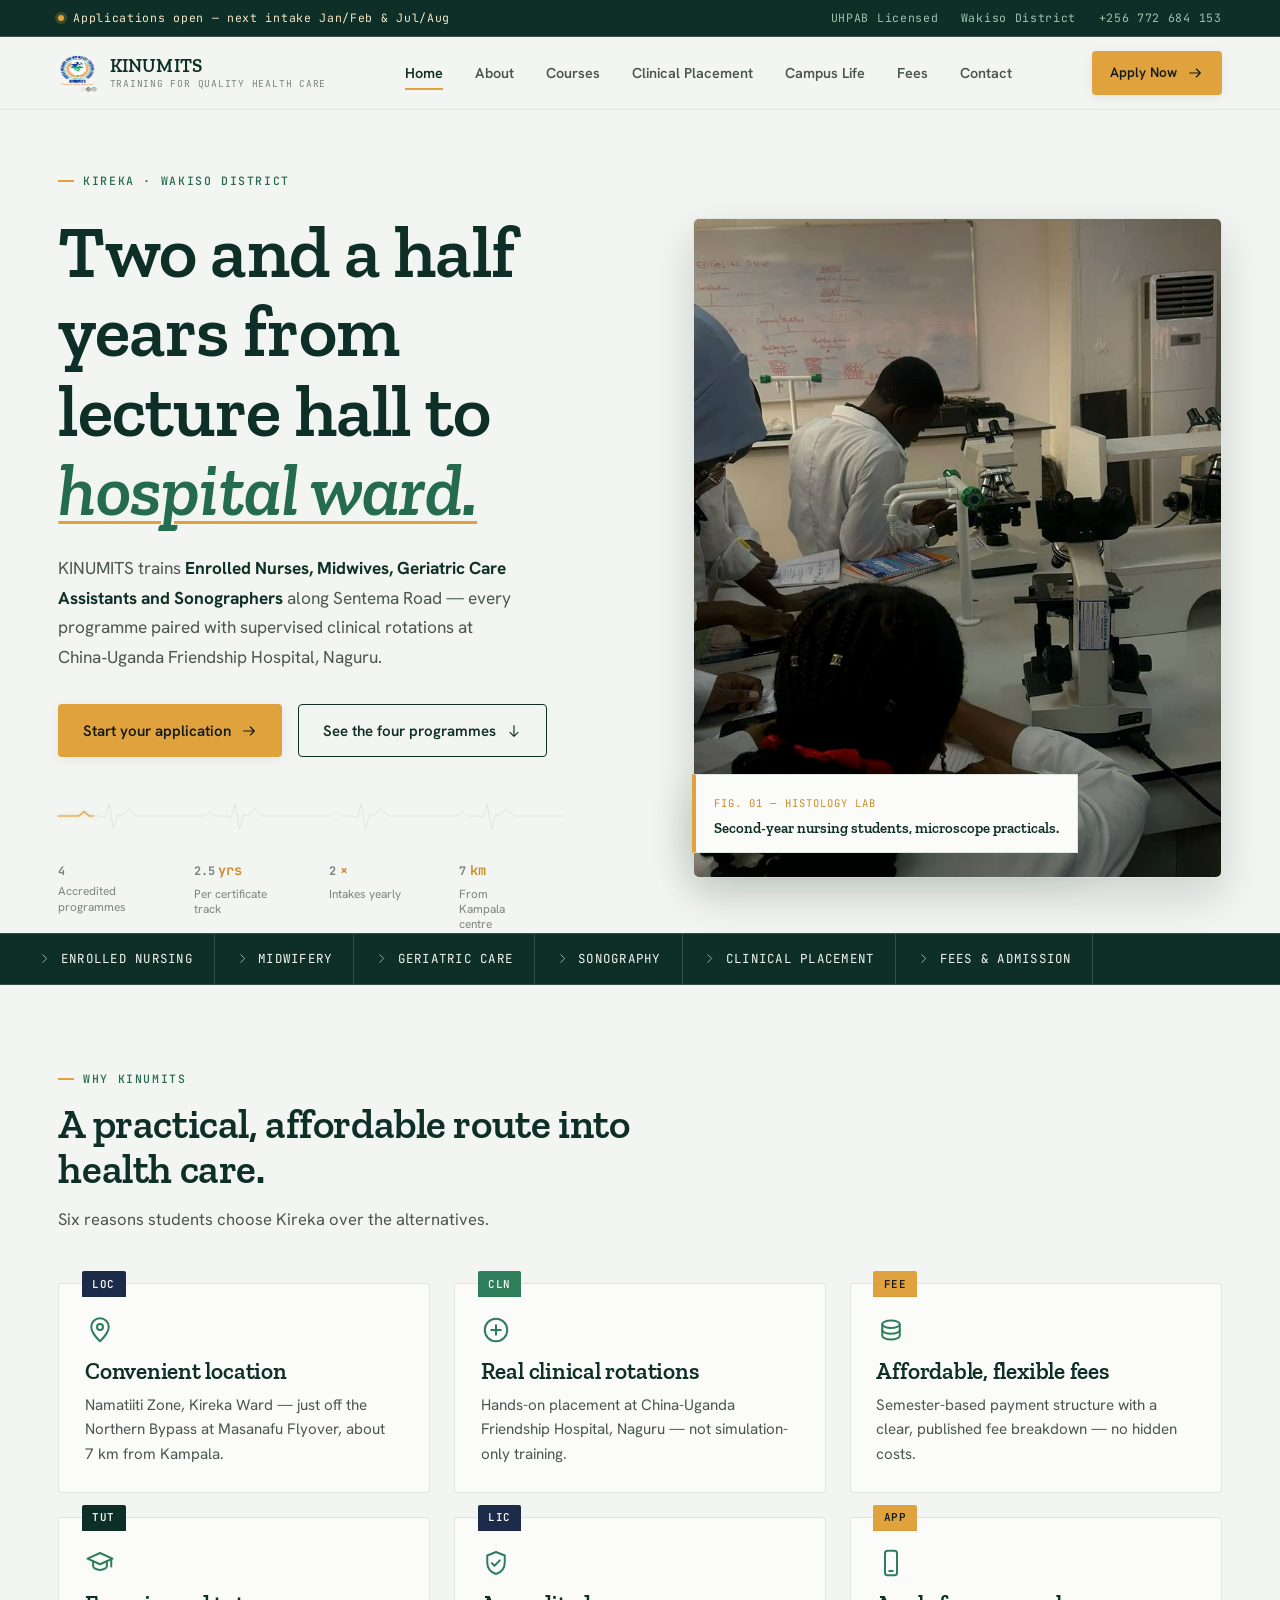
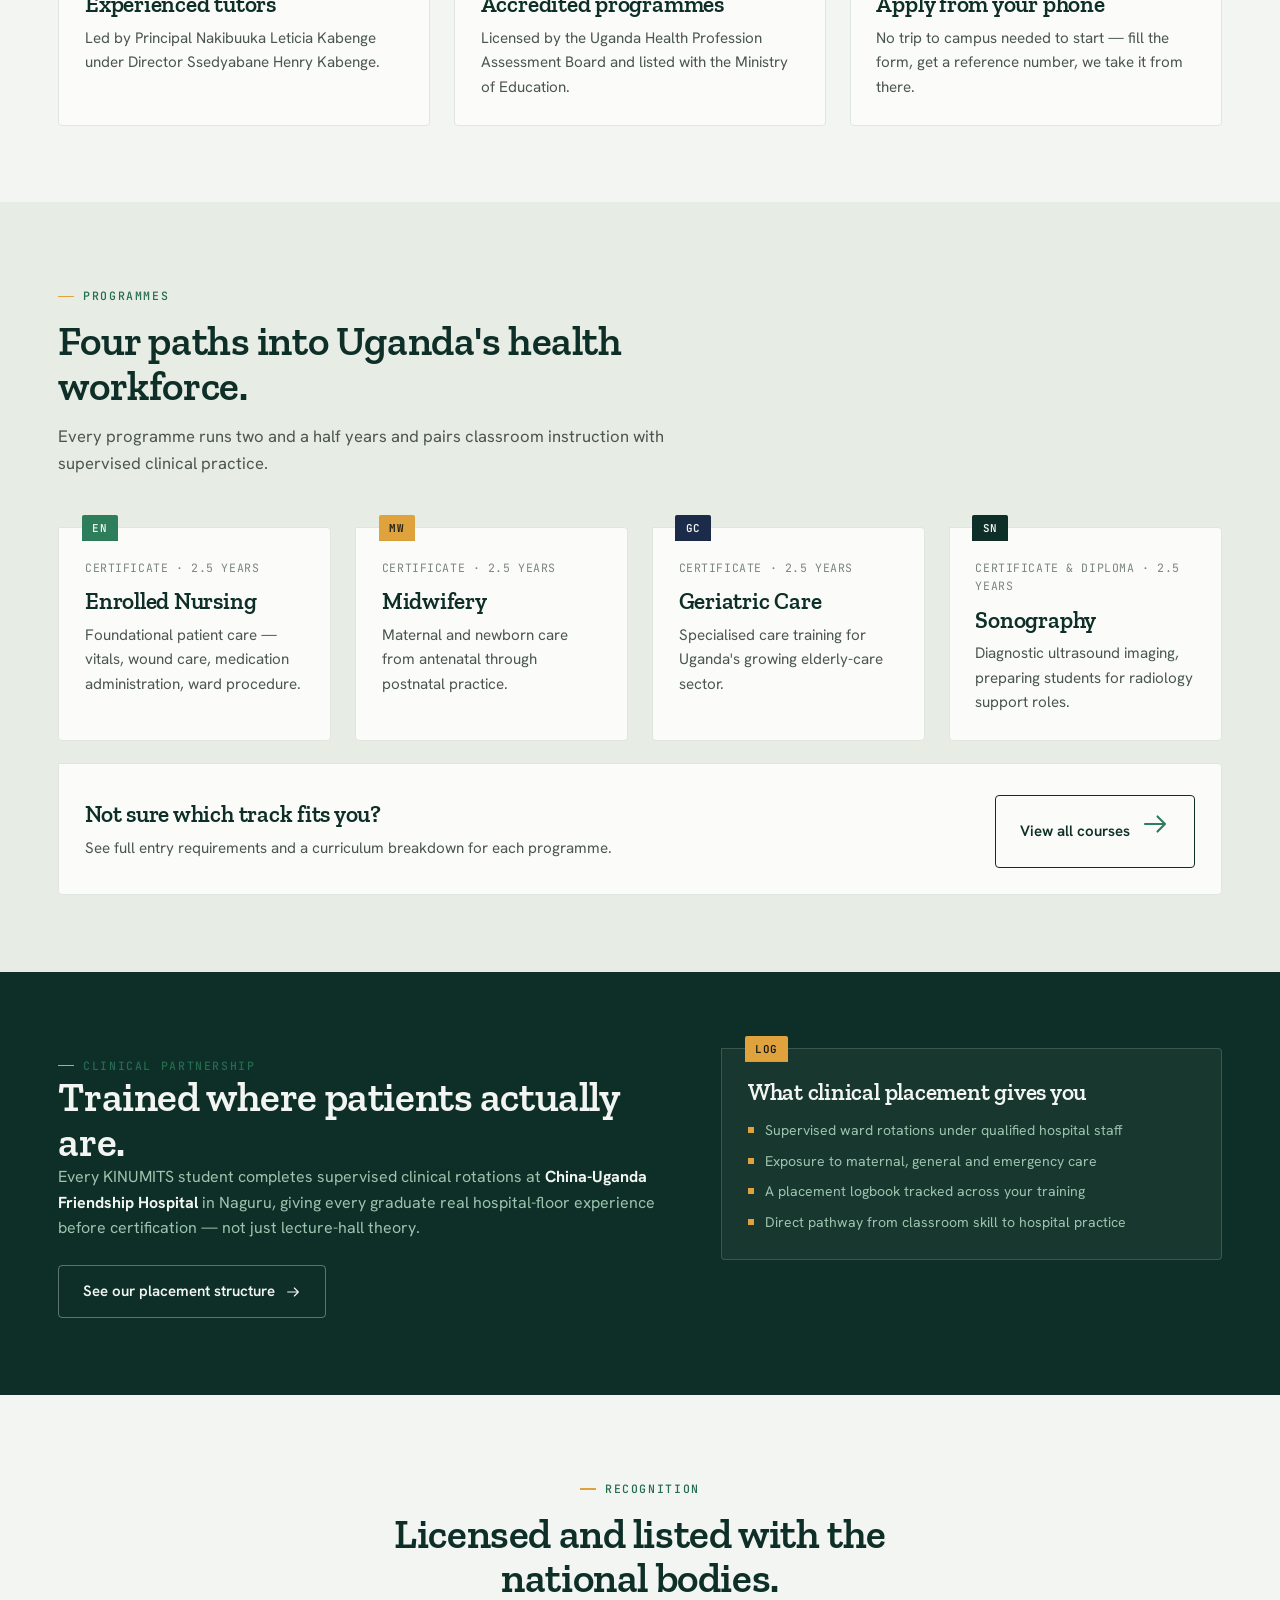
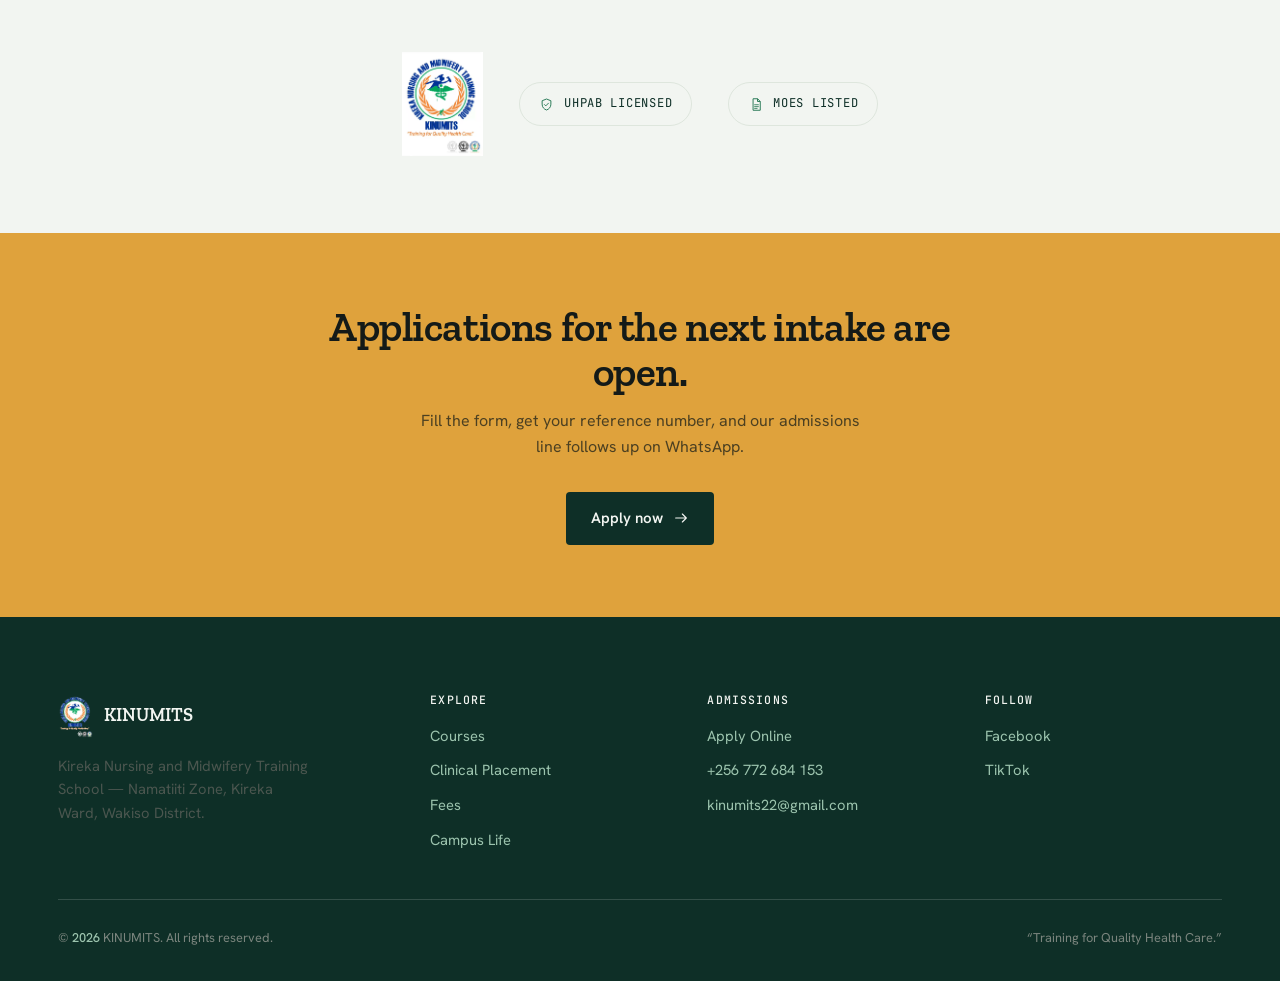
<file: index.html>
<!DOCTYPE html>
<html lang="en">
<head>
<meta charset="UTF-8">
<meta name="viewport" content="width=device-width, initial-scale=1.0">
<title>KINUMITS — Kireka Nursing and Midwifery Training School</title>
<meta name="description" content="KINUMITS trains Enrolled Nurses, Midwives, Geriatric Care Assistants and Sonographers near Kampala, with clinical placement at China-Uganda Friendship Hospital. UHPAB-licensed. Apply online in minutes.">
<link rel="icon" href="assets/favicon-32.png" sizes="32x32" type="image/png">
<link rel="icon" href="assets/favicon-64.png" sizes="64x64" type="image/png">
<link rel="apple-touch-icon" href="assets/apple-touch-icon.png">
<link rel="preconnect" href="https://fonts.googleapis.com">
<link rel="preconnect" href="https://fonts.gstatic.com" crossorigin>
<link href="https://fonts.googleapis.com/css2?family=Zilla+Slab:ital,wght@0,400;0,500;0,600;0,700;1,500&family=Hanken+Grotesk:wght@400;500;600;700;800&family=JetBrains+Mono:wght@400;500;600;700&display=swap" rel="stylesheet">
<link rel="stylesheet" href="css/styles.css">
</head>
<body>

<svg style="display:none" aria-hidden="true"><defs>
<symbol id="i-pin" viewBox="0 0 24 24"><path d="M12 21s-7-6.6-7-11.5A7 7 0 0 1 19 9.5C19 14.4 12 21 12 21z" fill="none" stroke="currentColor" stroke-width="1.6" stroke-linejoin="round"/><circle cx="12" cy="9.5" r="2.4" fill="none" stroke="currentColor" stroke-width="1.6"/></symbol>
<symbol id="i-cross" viewBox="0 0 24 24"><circle cx="12" cy="12" r="9" fill="none" stroke="currentColor" stroke-width="1.6"/><path d="M12 8.2v7.6M8.2 12h7.6" stroke="currentColor" stroke-width="1.6" stroke-linecap="round"/></symbol>
<symbol id="i-coin" viewBox="0 0 24 24"><ellipse cx="12" cy="7.4" rx="7" ry="3" fill="none" stroke="currentColor" stroke-width="1.6"/><path d="M5 7.4v9.2c0 1.66 3.13 3 7 3s7-1.34 7-3V7.4" fill="none" stroke="currentColor" stroke-width="1.6" stroke-linecap="round" stroke-linejoin="round"/><path d="M5 12c0 1.66 3.13 3 7 3s7-1.34 7-3" fill="none" stroke="currentColor" stroke-width="1.6" stroke-linecap="round"/></symbol>
<symbol id="i-cap" viewBox="0 0 24 24"><path d="M2 8.5 12 4l10 4.5-10 4.5-10-4.5Z" fill="none" stroke="currentColor" stroke-width="1.6" stroke-linejoin="round"/><path d="M6.5 10.6v4c0 1.4 2.46 2.9 5.5 2.9s5.5-1.5 5.5-2.9v-4" fill="none" stroke="currentColor" stroke-width="1.6" stroke-linecap="round" stroke-linejoin="round"/><path d="M21 9.3v5.4" stroke="currentColor" stroke-width="1.6" stroke-linecap="round"/></symbol>
<symbol id="i-shield" viewBox="0 0 24 24"><path d="M12 3.2 19 6v5.5c0 5-3.2 8-7 9.3-3.8-1.3-7-4.3-7-9.3V6l7-2.8Z" fill="none" stroke="currentColor" stroke-width="1.6" stroke-linejoin="round"/><path d="M8.7 12.1l2.1 2.1 4.3-4.3" fill="none" stroke="currentColor" stroke-width="1.6" stroke-linecap="round" stroke-linejoin="round"/></symbol>
<symbol id="i-phone" viewBox="0 0 24 24"><rect x="7.2" y="2.2" width="9.6" height="19.6" rx="2" fill="none" stroke="currentColor" stroke-width="1.6"/><path d="M10.6 18.3h2.8" stroke="currentColor" stroke-width="1.6" stroke-linecap="round"/></symbol>
<symbol id="i-arrow-right" viewBox="0 0 24 24"><path d="M4 12h16M14 6l6 6-6 6" fill="none" stroke="currentColor" stroke-width="1.7" stroke-linecap="round" stroke-linejoin="round"/></symbol>
<symbol id="i-arrow-down" viewBox="0 0 24 24"><path d="M12 4v16M6 14l6 6 6-6" fill="none" stroke="currentColor" stroke-width="1.7" stroke-linecap="round" stroke-linejoin="round"/></symbol>
<symbol id="i-chevron" viewBox="0 0 24 24"><path d="M9 5l7 7-7 7" fill="none" stroke="currentColor" stroke-width="1.8" stroke-linecap="round" stroke-linejoin="round"/></symbol>
<symbol id="i-mail" viewBox="0 0 24 24"><rect x="3" y="5.3" width="18" height="13.4" rx="1.8" fill="none" stroke="currentColor" stroke-width="1.6"/><path d="M3.6 6.2 12 12.5l8.4-6.3" fill="none" stroke="currentColor" stroke-width="1.6" stroke-linecap="round" stroke-linejoin="round"/></symbol>
<symbol id="i-doc" viewBox="0 0 24 24"><path d="M6.5 2.8h7.4L18 7.2v14H6.5Z" fill="none" stroke="currentColor" stroke-width="1.6" stroke-linejoin="round"/><path d="M13.6 2.8v4.4H18" fill="none" stroke="currentColor" stroke-width="1.6" stroke-linejoin="round"/><path d="M9 12.4h6M9 15.4h6M9 18.2h4" stroke="currentColor" stroke-width="1.4" stroke-linecap="round"/></symbol>
</defs></svg>

<div class="utility-strip">
  <div class="container">
    <span class="u-status"><span class="dot"></span>Applications open — next intake Jan/Feb &amp; Jul/Aug</span>
    <div class="u-meta">
      <span>UHPAB Licensed</span>
      <span>Wakiso District</span>
      <span>+256 772 684 153</span>
    </div>
  </div>
</div>

<header class="site-header">
  <nav class="nav">
    <a href="index.html" class="brand">
      <img src="assets/logo-mark.png" alt="KINUMITS crest">
      <span class="word">KINUMITS<small>Training for Quality Health Care</small></span>
    </a>
    <ul class="nav-links" id="nav-links">
      <li><a href="index.html" class="active">Home</a></li>
      <li><a href="about.html">About</a></li>
      <li><a href="courses.html">Courses</a></li>
      <li><a href="placement.html">Clinical Placement</a></li>
      <li><a href="campus.html">Campus Life</a></li>
      <li><a href="fees.html">Fees</a></li>
      <li><a href="contact.html">Contact</a></li>
    </ul>
    <div class="nav-cta">
      <a href="apply.html" class="btn btn-gold btn-sm"><span class="btn-label">Apply Now</span><svg class="icon arr" width="15" height="15"><use href="#i-arrow-right"/></svg></a>
      <button class="nav-toggle" aria-label="Toggle menu" aria-expanded="false">
        <svg width="24" height="24" viewBox="0 0 24 24" fill="none" stroke="currentColor" stroke-width="2">
          <line class="l1" x1="3" y1="6" x2="21" y2="6"/><line class="l2" x1="3" y1="12" x2="21" y2="12"/><line class="l3" x1="3" y1="18" x2="21" y2="18"/>
        </svg>
      </button>
    </div>
  </nav>
</header>

<section class="hero">
  <div class="container">
    <div class="hero-copy">
      <span class="eyebrow">Kireka · Wakiso District</span>
      <h1>Two and a half years from lecture hall to <em>hospital ward.</em></h1>
      <p class="hero-desc">KINUMITS trains <strong>Enrolled Nurses, Midwives, Geriatric Care Assistants and Sonographers</strong> along Sentema Road — every programme paired with supervised clinical rotations at China‑Uganda Friendship Hospital, Naguru.</p>
      <div class="hero-actions">
        <a href="apply.html" class="btn btn-gold">Start your application <svg class="icon arr"><use href="#i-arrow-right"/></svg></a>
        <a href="#programmes" class="btn btn-line">See the four programmes <svg class="icon arr"><use href="#i-arrow-down"/></svg></a>
      </div>
      <div class="hero-pulse" aria-hidden="true">
        <svg viewBox="0 0 1200 60" preserveAspectRatio="none">
          <path class="pulse-trace" d="M0,30 L50,30 L62,21 L74,30 L100,30 L112,33 L122,6 L132,56 L142,27 L150,30 L168,16 L186,30 L300,30 L350,30 L362,21 L374,30 L400,30 L412,33 L422,6 L432,56 L442,27 L450,30 L468,16 L486,30 L600,30 L650,30 L662,21 L674,30 L700,30 L712,33 L722,6 L732,56 L742,27 L750,30 L768,16 L786,30 L900,30 L950,30 L962,21 L974,30 L1000,30 L1012,33 L1022,6 L1032,56 L1042,27 L1050,30 L1068,16 L1086,30 L1200,30"/>
          <path class="pulse-sweep" d="M0,30 L50,30 L62,21 L74,30 L100,30 L112,33 L122,6 L132,56 L142,27 L150,30 L168,16 L186,30 L300,30 L350,30 L362,21 L374,30 L400,30 L412,33 L422,6 L432,56 L442,27 L450,30 L468,16 L486,30 L600,30 L650,30 L662,21 L674,30 L700,30 L712,33 L722,6 L732,56 L742,27 L750,30 L768,16 L786,30 L900,30 L950,30 L962,21 L974,30 L1000,30 L1012,33 L1022,6 L1032,56 L1042,27 L1050,30 L1068,16 L1086,30 L1200,30"/>
        </svg>
      </div>
      <div class="vitals">
        <div class="v"><b><span data-count="4" data-dec="0">0</span></b><span>Accredited programmes</span></div>
        <div class="v"><b><span data-count="2.5" data-dec="1">0</span><em>yrs</em></b><span>Per certificate track</span></div>
        <div class="v"><b><span data-count="2" data-dec="0">0</span><em>×</em></b><span>Intakes yearly</span></div>
        <div class="v"><b><span data-count="7" data-dec="0">0</span><em>km</em></b><span>From Kampala centre</span></div>
      </div>
    </div>
    <div class="hero-figure">
      <div class="hero-frame">
        <img src="assets/lab-histology.jpg" alt="KINUMITS nursing students in white coats examining tissue samples under microscopes during a histology practical" loading="eager" fetchpriority="high">
      </div>
      <div class="specimen-tag">
        <span class="fig">Fig. 01 — Histology Lab</span>
        <p>Second-year nursing students, microscope practicals.</p>
      </div>
    </div>
  </div>
</section>

<nav class="directory" aria-label="Programme directory">
  <div class="row">
    <a href="courses.html#nursing"><svg class="icon" width="13" height="13"><use href="#i-chevron"/></svg>Enrolled Nursing</a>
    <a href="courses.html#midwifery"><svg class="icon" width="13" height="13"><use href="#i-chevron"/></svg>Midwifery</a>
    <a href="courses.html#geriatric"><svg class="icon" width="13" height="13"><use href="#i-chevron"/></svg>Geriatric Care</a>
    <a href="courses.html#sonography"><svg class="icon" width="13" height="13"><use href="#i-chevron"/></svg>Sonography</a>
    <a href="placement.html"><svg class="icon" width="13" height="13"><use href="#i-chevron"/></svg>Clinical Placement</a>
    <a href="fees.html"><svg class="icon" width="13" height="13"><use href="#i-chevron"/></svg>Fees &amp; Admission</a>
  </div>
</nav>

<section>
  <div class="container">
    <div class="section-head">
      <span class="eyebrow">Why KINUMITS</span>
      <h2>A practical, affordable route into health care.</h2>
      <p>Six reasons students choose Kireka over the alternatives.</p>
    </div>
    <div class="grid grid-3">
      <div class="tab-card reveal">
        <span class="tab c-navy">LOC</span>
        <svg class="icon"><use href="#i-pin"/></svg>
        <h3>Convenient location</h3>
        <p>Namatiiti Zone, Kireka Ward — just off the Northern Bypass at Masanafu Flyover, about 7&nbsp;km from Kampala.</p>
      </div>
      <div class="tab-card reveal">
        <span class="tab c-green">CLN</span>
        <svg class="icon"><use href="#i-cross"/></svg>
        <h3>Real clinical rotations</h3>
        <p>Hands-on placement at China-Uganda Friendship Hospital, Naguru — not simulation-only training.</p>
      </div>
      <div class="tab-card reveal">
        <span class="tab c-gold">FEE</span>
        <svg class="icon"><use href="#i-coin"/></svg>
        <h3>Affordable, flexible fees</h3>
        <p>Semester-based payment structure with a clear, published fee breakdown — no hidden costs.</p>
      </div>
      <div class="tab-card reveal">
        <span class="tab c-deep">TUT</span>
        <svg class="icon"><use href="#i-cap"/></svg>
        <h3>Experienced tutors</h3>
        <p>Led by Principal Nakibuuka Leticia Kabenge under Director Ssedyabane Henry Kabenge.</p>
      </div>
      <div class="tab-card reveal">
        <span class="tab c-navy">LIC</span>
        <svg class="icon"><use href="#i-shield"/></svg>
        <h3>Accredited programmes</h3>
        <p>Licensed by the Uganda Health Profession Assessment Board and listed with the Ministry of Education.</p>
      </div>
      <div class="tab-card reveal">
        <span class="tab c-gold">APP</span>
        <svg class="icon"><use href="#i-phone"/></svg>
        <h3>Apply from your phone</h3>
        <p>No trip to campus needed to start — fill the form, get a reference number, we take it from there.</p>
      </div>
    </div>
  </div>
</section>

<section class="bg-dim" id="programmes">
  <div class="container">
    <div class="section-head">
      <span class="eyebrow">Programmes</span>
      <h2>Four paths into Uganda's health workforce.</h2>
      <p>Every programme runs two and a half years and pairs classroom instruction with supervised clinical practice.</p>
    </div>
    <div class="grid grid-4">
      <div class="tab-card reveal" id="nursing">
        <span class="tab c-green">EN</span>
        <div class="meta">Certificate · 2.5 Years</div>
        <h3>Enrolled Nursing</h3>
        <p>Foundational patient care — vitals, wound care, medication administration, ward procedure.</p>
      </div>
      <div class="tab-card reveal" id="midwifery">
        <span class="tab c-gold">MW</span>
        <div class="meta">Certificate · 2.5 Years</div>
        <h3>Midwifery</h3>
        <p>Maternal and newborn care from antenatal through postnatal practice.</p>
      </div>
      <div class="tab-card reveal" id="geriatric">
        <span class="tab c-navy">GC</span>
        <div class="meta">Certificate · 2.5 Years</div>
        <h3>Geriatric Care</h3>
        <p>Specialised care training for Uganda's growing elderly-care sector.</p>
      </div>
      <div class="tab-card reveal" id="sonography">
        <span class="tab c-deep">SN</span>
        <div class="meta">Certificate &amp; Diploma · 2.5 Years</div>
        <h3>Sonography</h3>
        <p>Diagnostic ultrasound imaging, preparing students for radiology support roles.</p>
      </div>
    </div>
    <div class="tab-card reveal" style="margin-top:1.4rem; display:flex; align-items:center; justify-content:space-between; gap:1.5rem; flex-wrap:wrap;">
      <div>
        <h3>Not sure which track fits you?</h3>
        <p>See full entry requirements and a curriculum breakdown for each programme.</p>
      </div>
      <a href="courses.html" class="btn btn-line">View all courses <svg class="icon arr"><use href="#i-arrow-right"/></svg></a>
    </div>
  </div>
</section>

<section class="spotlight">
  <div class="container">
    <div class="reveal">
      <span class="eyebrow">Clinical Partnership</span>
      <h2>Trained where patients actually are.</h2>
      <p>Every KINUMITS student completes supervised clinical rotations at <strong style="color:var(--paper)">China-Uganda Friendship Hospital</strong> in Naguru, giving every graduate real hospital-floor experience before certification — not just lecture-hall theory.</p>
      <a href="placement.html" class="btn btn-ghost-light" style="margin-top:1.5rem;">See our placement structure <svg class="icon arr"><use href="#i-arrow-right"/></svg></a>
    </div>
    <div class="tab-card on-dark reveal">
      <span class="tab c-gold">LOG</span>
      <h3>What clinical placement gives you</h3>
      <ul>
        <li>Supervised ward rotations under qualified hospital staff</li>
        <li>Exposure to maternal, general and emergency care</li>
        <li>A placement logbook tracked across your training</li>
        <li>Direct pathway from classroom skill to hospital practice</li>
      </ul>
    </div>
  </div>
</section>

<section>
  <div class="container">
    <div class="section-head center">
      <span class="eyebrow">Recognition</span>
      <h2>Licensed and listed with the national bodies.</h2>
    </div>
    <div style="display:flex; align-items:center; justify-content:center; gap:2.25rem; flex-wrap:wrap;">
      <img src="assets/logo.png" alt="KINUMITS official crest" style="height:104px;">
      <span class="badge-chip"><svg width="15" height="15"><use href="#i-shield"/></svg>UHPAB Licensed</span>
      <span class="badge-chip"><svg width="15" height="15"><use href="#i-doc"/></svg>MoES Listed</span>
    </div>
  </div>
</section>

<section class="cta-band">
  <div class="container">
    <h2>Applications for the next intake are open.</h2>
    <p>Fill the form, get your reference number, and our admissions line follows up on WhatsApp.</p>
    <a href="apply.html" class="btn btn-dark">Apply now <svg class="icon arr"><use href="#i-arrow-right"/></svg></a>
  </div>
</section>

<footer class="site-footer">
  <div class="container">
    <div class="footer-top">
      <div>
        <div class="footer-brand">
          <img src="assets/logo-mark.png" alt="KINUMITS crest">
          <span>KINUMITS</span>
        </div>
        <p style="max-width:32ch; font-size:.92rem;">Kireka Nursing and Midwifery Training School — Namatiiti Zone, Kireka Ward, Wakiso District.</p>
      </div>
      <div class="footer-col">
        <h4>Explore</h4>
        <ul>
          <li><a href="courses.html">Courses</a></li>
          <li><a href="placement.html">Clinical Placement</a></li>
          <li><a href="fees.html">Fees</a></li>
          <li><a href="campus.html">Campus Life</a></li>
        </ul>
      </div>
      <div class="footer-col">
        <h4>Admissions</h4>
        <ul>
          <li><a href="apply.html">Apply Online</a></li>
          <li><a href="tel:+256772684153">+256 772 684 153</a></li>
          <li><a href="mailto:kinumits22@gmail.com">kinumits22@gmail.com</a></li>
        </ul>
      </div>
      <div class="footer-col">
        <h4>Follow</h4>
        <ul>
          <li><a href="#">Facebook</a></li>
          <li><a href="#">TikTok</a></li>
        </ul>
      </div>
    </div>
    <div class="footer-bottom">
      <span>© <strong id="year"></strong> KINUMITS. All rights reserved.</span>
      <span>&ldquo;Training for Quality Health Care.&rdquo;</span>
    </div>
  </div>
</footer>

<script src="js/main.js"></script>
</body>
</html>
</file>
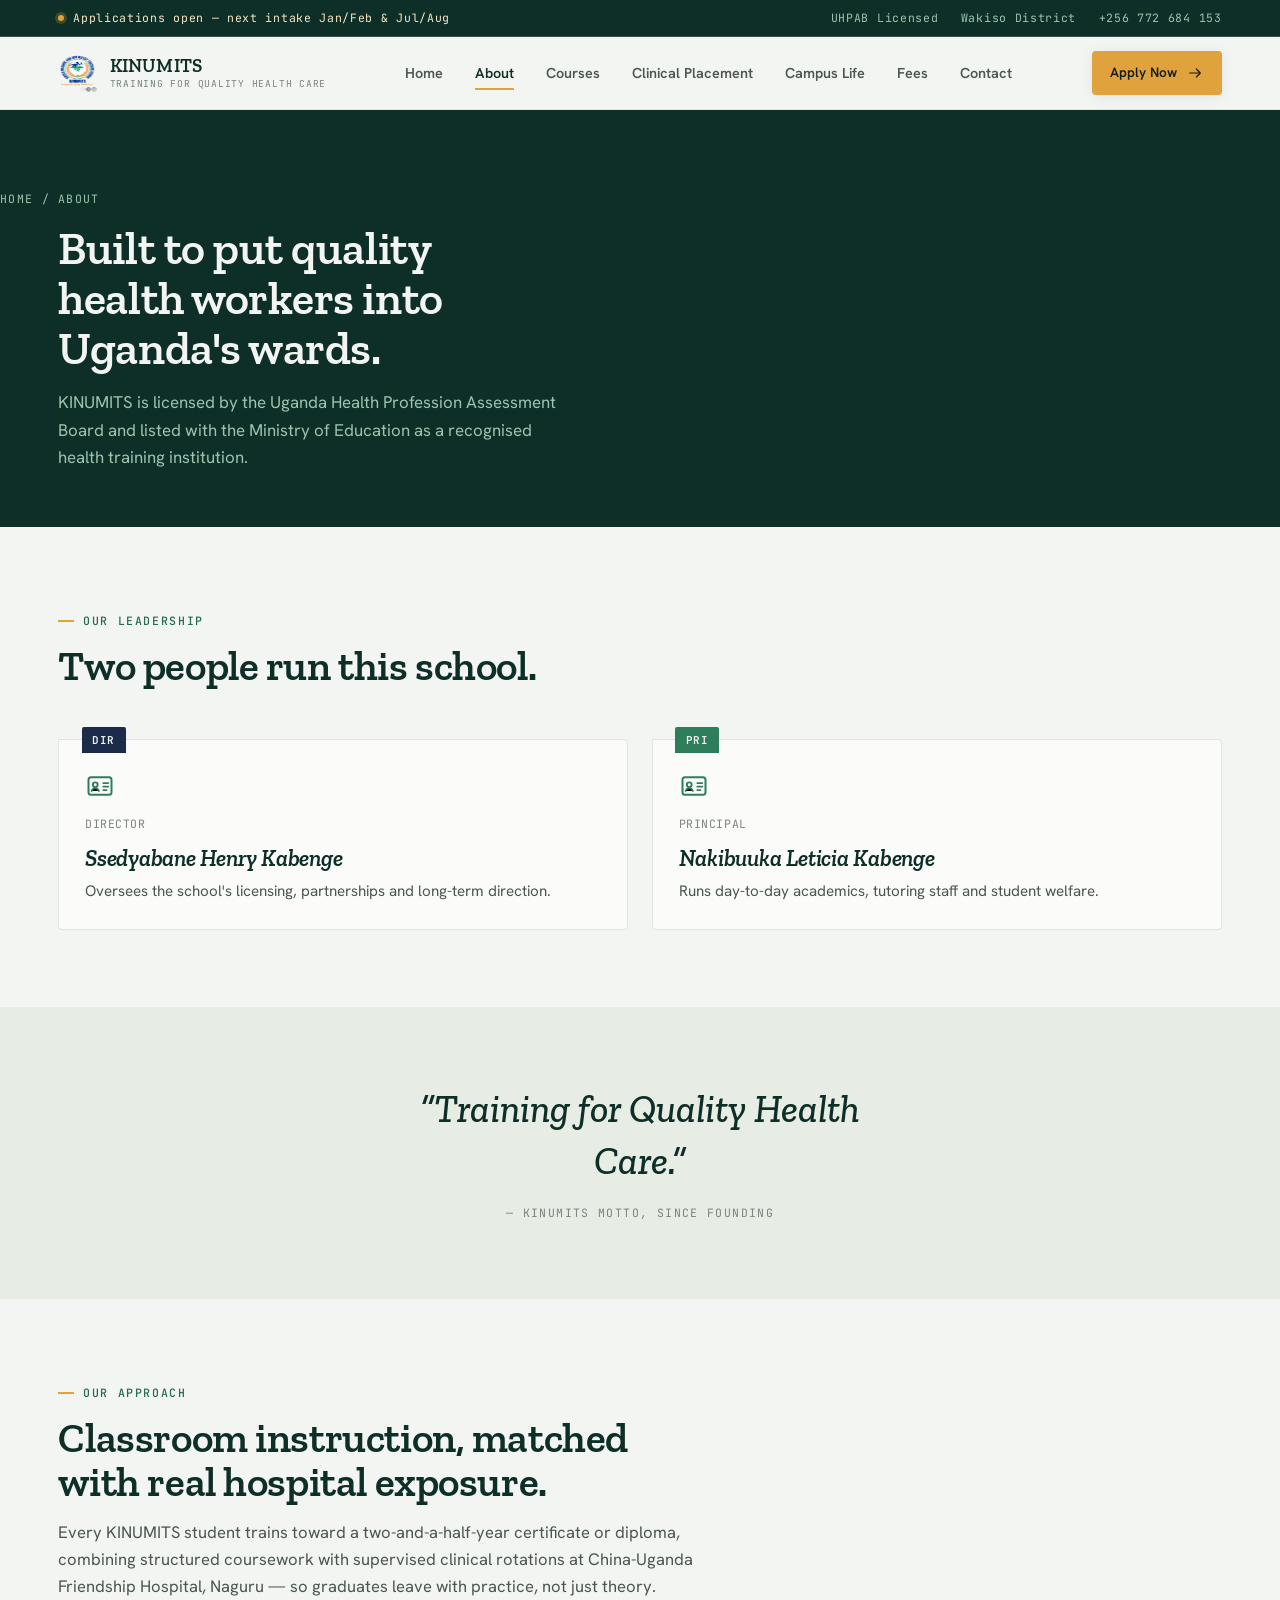
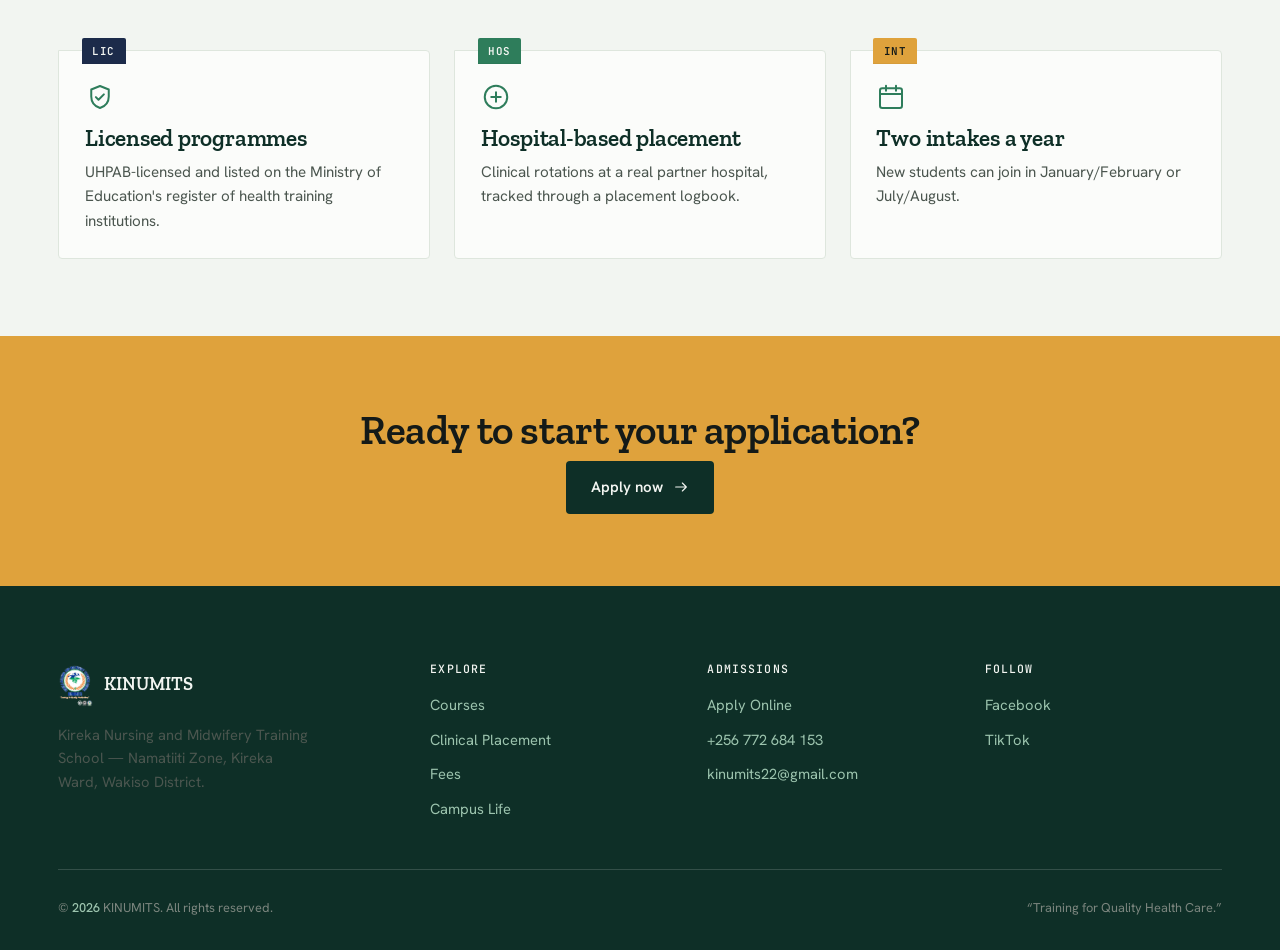
<file: about.html>
<!DOCTYPE html>
<html lang="en">
<head>
<meta charset="UTF-8">
<meta name="viewport" content="width=device-width, initial-scale=1.0">
<title>About — KINUMITS</title>
<meta name="description" content="KINUMITS is licensed by the Uganda Health Profession Assessment Board and listed with the Ministry of Education as a recognised health training institution.">
<link rel="icon" href="assets/favicon-32.png" sizes="32x32" type="image/png">
<link rel="icon" href="assets/favicon-64.png" sizes="64x64" type="image/png">
<link rel="apple-touch-icon" href="assets/apple-touch-icon.png">
<link rel="preconnect" href="https://fonts.googleapis.com">
<link rel="preconnect" href="https://fonts.gstatic.com" crossorigin>
<link href="https://fonts.googleapis.com/css2?family=Zilla+Slab:ital,wght@0,400;0,500;0,600;0,700;1,500&family=Hanken+Grotesk:wght@400;500;600;700;800&family=JetBrains+Mono:wght@400;500;600;700&display=swap" rel="stylesheet">
<link rel="stylesheet" href="css/styles.css">
</head>
<body>

<svg style="display:none" aria-hidden="true"><defs>
<symbol id="i-id" viewBox="0 0 24 24"><rect x="2.8" y="5" width="18.4" height="14" rx="2" fill="none" stroke="currentColor" stroke-width="1.6"/><circle cx="8.2" cy="11" r="1.9" fill="none" stroke="currentColor" stroke-width="1.5"/><path d="M5.3 16c.5-1.6 1.7-2.4 2.9-2.4s2.4.8 2.9 2.4" stroke="currentColor" stroke-width="1.4" stroke-linecap="round"/><path d="M14.6 9.6h4M14.6 12.4h4M14.6 15.2h2.6" stroke="currentColor" stroke-width="1.4" stroke-linecap="round"/></symbol>
<symbol id="i-shield" viewBox="0 0 24 24"><path d="M12 3.2 19 6v5.5c0 5-3.2 8-7 9.3-3.8-1.3-7-4.3-7-9.3V6l7-2.8Z" fill="none" stroke="currentColor" stroke-width="1.6" stroke-linejoin="round"/><path d="M8.7 12.1l2.1 2.1 4.3-4.3" fill="none" stroke="currentColor" stroke-width="1.6" stroke-linecap="round" stroke-linejoin="round"/></symbol>
<symbol id="i-cross" viewBox="0 0 24 24"><circle cx="12" cy="12" r="9" fill="none" stroke="currentColor" stroke-width="1.6"/><path d="M12 8.2v7.6M8.2 12h7.6" stroke="currentColor" stroke-width="1.6" stroke-linecap="round"/></symbol>
<symbol id="i-calendar" viewBox="0 0 24 24"><rect x="3.2" y="5" width="17.6" height="15.8" rx="1.8" fill="none" stroke="currentColor" stroke-width="1.6"/><path d="M3.2 9.6h17.6" stroke="currentColor" stroke-width="1.6"/><path d="M8 3v4M16 3v4" stroke="currentColor" stroke-width="1.6" stroke-linecap="round"/></symbol>
<symbol id="i-arrow-right" viewBox="0 0 24 24"><path d="M4 12h16M14 6l6 6-6 6" fill="none" stroke="currentColor" stroke-width="1.7" stroke-linecap="round" stroke-linejoin="round"/></symbol>
</defs></svg>

<div class="utility-strip">
  <div class="container">
    <span class="u-status"><span class="dot"></span>Applications open — next intake Jan/Feb &amp; Jul/Aug</span>
    <div class="u-meta"><span>UHPAB Licensed</span><span>Wakiso District</span><span>+256 772 684 153</span></div>
  </div>
</div>

<header class="site-header">
  <nav class="nav">
    <a href="index.html" class="brand">
      <img src="assets/logo-mark.png" alt="KINUMITS crest">
      <span class="word">KINUMITS<small>Training for Quality Health Care</small></span>
    </a>
    <ul class="nav-links">
      <li><a href="index.html">Home</a></li>
      <li><a href="about.html" class="active">About</a></li>
      <li><a href="courses.html">Courses</a></li>
      <li><a href="placement.html">Clinical Placement</a></li>
      <li><a href="campus.html">Campus Life</a></li>
      <li><a href="fees.html">Fees</a></li>
      <li><a href="contact.html">Contact</a></li>
    </ul>
    <div class="nav-cta">
      <a href="apply.html" class="btn btn-gold btn-sm"><span class="btn-label">Apply Now</span><svg class="icon arr" width="15" height="15"><use href="#i-arrow-right"/></svg></a>
      <button class="nav-toggle" aria-label="Toggle menu" aria-expanded="false">
        <svg width="24" height="24" viewBox="0 0 24 24" fill="none" stroke="currentColor" stroke-width="2"><line class="l1" x1="3" y1="6" x2="21" y2="6"/><line class="l2" x1="3" y1="12" x2="21" y2="12"/><line class="l3" x1="3" y1="18" x2="21" y2="18"/></svg>
      </button>
    </div>
  </nav>
</header>

<section class="page-header">
  <div class="crumb"><a href="index.html">Home</a><span>/</span><span>About</span></div>
  <div class="container" style="padding:0 clamp(1.25rem,3vw,2.75rem);">
    <h1>Built to put quality health workers into Uganda's wards.</h1>
    <p class="lede">KINUMITS is licensed by the Uganda Health Profession Assessment Board and listed with the Ministry of Education as a recognised health training institution.</p>
  </div>
</section>

<section>
  <div class="container">
    <div class="section-head">
      <span class="eyebrow">Our leadership</span>
      <h2>Two people run this school.</h2>
    </div>
    <div class="grid grid-2">
      <div class="tab-card reveal">
        <span class="tab c-navy">DIR</span>
        <svg class="icon"><use href="#i-id"/></svg>
        <div class="meta">Director</div>
        <h3 style="font-style:italic;">Ssedyabane Henry Kabenge</h3>
        <p>Oversees the school's licensing, partnerships and long-term direction.</p>
      </div>
      <div class="tab-card reveal">
        <span class="tab c-green">PRI</span>
        <svg class="icon"><use href="#i-id"/></svg>
        <div class="meta">Principal</div>
        <h3 style="font-style:italic;">Nakibuuka Leticia Kabenge</h3>
        <p>Runs day-to-day academics, tutoring staff and student welfare.</p>
      </div>
    </div>
  </div>
</section>

<section class="bg-dim">
  <div class="container">
    <blockquote style="font-family:var(--display); font-style:italic; font-weight:500; font-size:clamp(1.6rem,3vw,2.4rem); color:var(--scrub-950); text-align:center; max-width:22ch; margin:0 auto; line-height:1.35;">
      &ldquo;Training for Quality Health Care.&rdquo;
    </blockquote>
    <p class="text-center" style="margin-top:1rem; font-family:var(--mono); font-size:.72rem; letter-spacing:.12em; text-transform:uppercase; color:var(--ink-faint);">— KINUMITS motto, since founding</p>
  </div>
</section>

<section>
  <div class="container">
    <div class="section-head">
      <span class="eyebrow">Our approach</span>
      <h2>Classroom instruction, matched with real hospital exposure.</h2>
      <p>Every KINUMITS student trains toward a two-and-a-half-year certificate or diploma, combining structured coursework with supervised clinical rotations at China-Uganda Friendship Hospital, Naguru — so graduates leave with practice, not just theory.</p>
    </div>
    <div class="grid grid-3">
      <div class="tab-card reveal">
        <span class="tab c-navy">LIC</span>
        <svg class="icon"><use href="#i-shield"/></svg>
        <h3>Licensed programmes</h3>
        <p>UHPAB-licensed and listed on the Ministry of Education's register of health training institutions.</p>
      </div>
      <div class="tab-card reveal">
        <span class="tab c-green">HOS</span>
        <svg class="icon"><use href="#i-cross"/></svg>
        <h3>Hospital-based placement</h3>
        <p>Clinical rotations at a real partner hospital, tracked through a placement logbook.</p>
      </div>
      <div class="tab-card reveal">
        <span class="tab c-gold">INT</span>
        <svg class="icon"><use href="#i-calendar"/></svg>
        <h3>Two intakes a year</h3>
        <p>New students can join in January/February or July/August.</p>
      </div>
    </div>
  </div>
</section>

<section class="cta-band">
  <div class="container">
    <h2>Ready to start your application?</h2>
    <a href="apply.html" class="btn btn-dark" style="margin-top:.5rem;">Apply now <svg class="icon arr"><use href="#i-arrow-right"/></svg></a>
  </div>
</section>

<footer class="site-footer">
  <div class="container">
    <div class="footer-top">
      <div>
        <div class="footer-brand"><img src="assets/logo-mark.png" alt="KINUMITS crest"><span>KINUMITS</span></div>
        <p style="max-width:32ch; font-size:.92rem;">Kireka Nursing and Midwifery Training School — Namatiiti Zone, Kireka Ward, Wakiso District.</p>
      </div>
      <div class="footer-col"><h4>Explore</h4><ul>
        <li><a href="courses.html">Courses</a></li><li><a href="placement.html">Clinical Placement</a></li>
        <li><a href="fees.html">Fees</a></li><li><a href="campus.html">Campus Life</a></li>
      </ul></div>
      <div class="footer-col"><h4>Admissions</h4><ul>
        <li><a href="apply.html">Apply Online</a></li><li><a href="tel:+256772684153">+256 772 684 153</a></li>
        <li><a href="mailto:kinumits22@gmail.com">kinumits22@gmail.com</a></li>
      </ul></div>
      <div class="footer-col"><h4>Follow</h4><ul><li><a href="#">Facebook</a></li><li><a href="#">TikTok</a></li></ul></div>
    </div>
    <div class="footer-bottom">
      <span>© <strong id="year"></strong> KINUMITS. All rights reserved.</span>
      <span>&ldquo;Training for Quality Health Care.&rdquo;</span>
    </div>
  </div>
</footer>

<script src="js/main.js"></script>
</body>
</html>
</file>
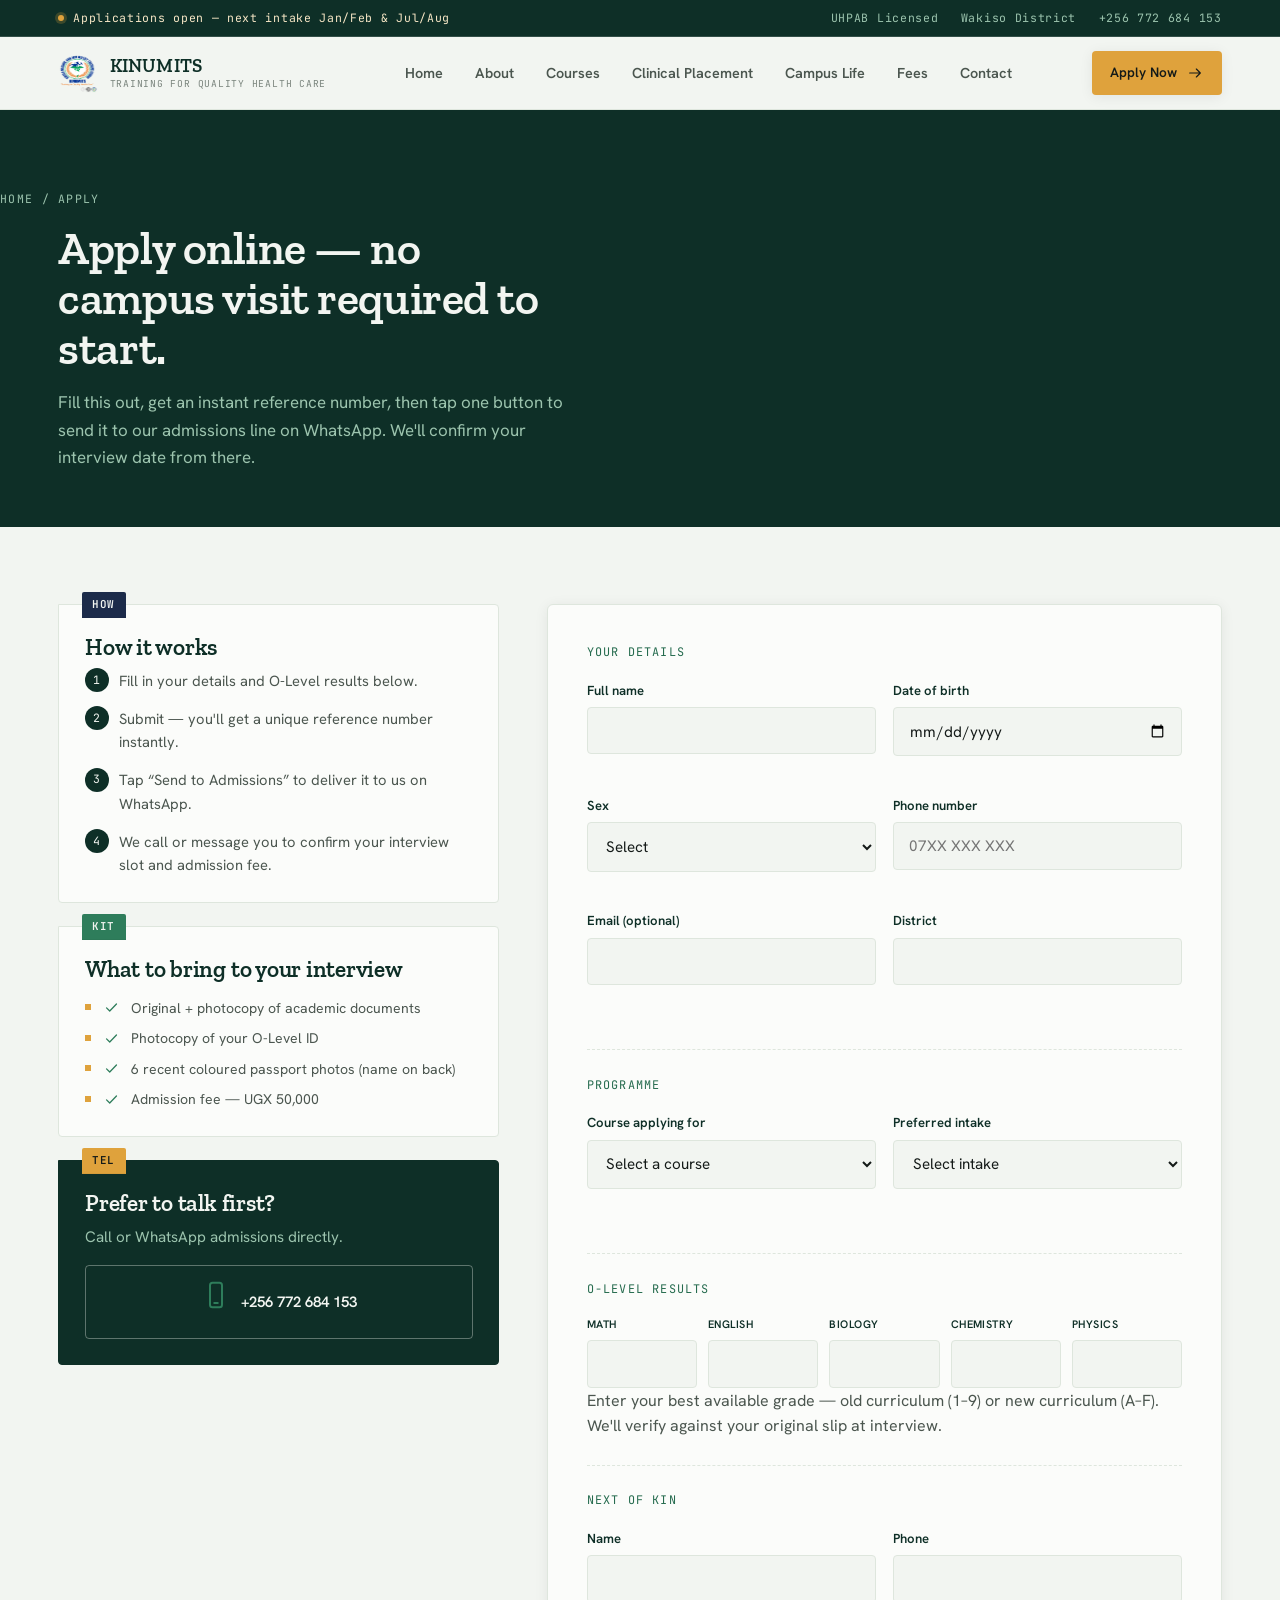
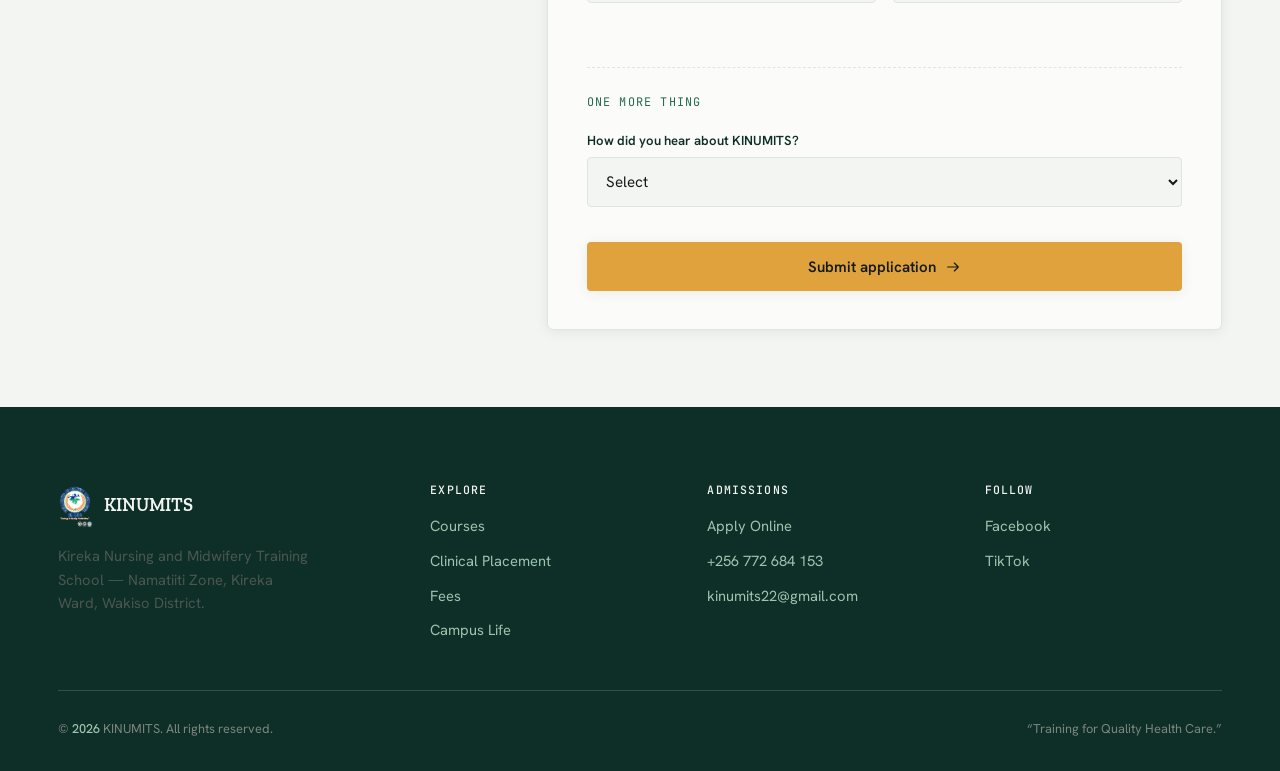
<file: apply.html>
<!DOCTYPE html>
<html lang="en">
<head>
<meta charset="UTF-8">
<meta name="viewport" content="width=device-width, initial-scale=1.0">
<title>Apply Online — KINUMITS</title>
<meta name="description" content="Apply to KINUMITS in minutes. Fill the form, receive a reference number, and send it to admissions on WhatsApp.">
<link rel="icon" href="assets/favicon-32.png" sizes="32x32" type="image/png">
<link rel="icon" href="assets/favicon-64.png" sizes="64x64" type="image/png">
<link rel="apple-touch-icon" href="assets/apple-touch-icon.png">
<link rel="preconnect" href="https://fonts.googleapis.com">
<link rel="preconnect" href="https://fonts.gstatic.com" crossorigin>
<link href="https://fonts.googleapis.com/css2?family=Zilla+Slab:ital,wght@0,400;0,500;0,600;0,700;1,500&family=Hanken+Grotesk:wght@400;500;600;700;800&family=JetBrains+Mono:wght@400;500;600;700&display=swap" rel="stylesheet">
<link rel="stylesheet" href="css/styles.css">
</head>
<body>

<svg style="display:none" aria-hidden="true"><defs>
<symbol id="i-check" viewBox="0 0 24 24"><path d="M5 12.5l4.5 4.5L19 7" fill="none" stroke="currentColor" stroke-width="1.8" stroke-linecap="round" stroke-linejoin="round"/></symbol>
<symbol id="i-phone" viewBox="0 0 24 24"><rect x="7.2" y="2.2" width="9.6" height="19.6" rx="2" fill="none" stroke="currentColor" stroke-width="1.6"/><path d="M10.6 18.3h2.8" stroke="currentColor" stroke-width="1.6" stroke-linecap="round"/></symbol>
<symbol id="i-arrow-right" viewBox="0 0 24 24"><path d="M4 12h16M14 6l6 6-6 6" fill="none" stroke="currentColor" stroke-width="1.7" stroke-linecap="round" stroke-linejoin="round"/></symbol>
</defs></svg>

<div class="utility-strip">
  <div class="container">
    <span class="u-status"><span class="dot"></span>Applications open — next intake Jan/Feb &amp; Jul/Aug</span>
    <div class="u-meta"><span>UHPAB Licensed</span><span>Wakiso District</span><span>+256 772 684 153</span></div>
  </div>
</div>

<header class="site-header">
  <nav class="nav">
    <a href="index.html" class="brand">
      <img src="assets/logo-mark.png" alt="KINUMITS crest">
      <span class="word">KINUMITS<small>Training for Quality Health Care</small></span>
    </a>
    <ul class="nav-links">
      <li><a href="index.html">Home</a></li>
      <li><a href="about.html">About</a></li>
      <li><a href="courses.html">Courses</a></li>
      <li><a href="placement.html">Clinical Placement</a></li>
      <li><a href="campus.html">Campus Life</a></li>
      <li><a href="fees.html">Fees</a></li>
      <li><a href="contact.html">Contact</a></li>
    </ul>
    <div class="nav-cta">
      <a href="apply.html" class="btn btn-gold btn-sm active"><span class="btn-label">Apply Now</span><svg class="icon arr" width="15" height="15"><use href="#i-arrow-right"/></svg></a>
      <button class="nav-toggle" aria-label="Toggle menu" aria-expanded="false">
        <svg width="24" height="24" viewBox="0 0 24 24" fill="none" stroke="currentColor" stroke-width="2"><line class="l1" x1="3" y1="6" x2="21" y2="6"/><line class="l2" x1="3" y1="12" x2="21" y2="12"/><line class="l3" x1="3" y1="18" x2="21" y2="18"/></svg>
      </button>
    </div>
  </nav>
</header>

<section class="page-header">
  <div class="crumb"><a href="index.html">Home</a><span>/</span><span>Apply</span></div>
  <div class="container" style="padding:0 clamp(1.25rem,3vw,2.75rem);">
    <h1>Apply online — no campus visit required to start.</h1>
    <p class="lede">Fill this out, get an instant reference number, then tap one button to send it to our admissions line on WhatsApp. We'll confirm your interview date from there.</p>
  </div>
</section>

<section>
  <div class="container apply-wrap">

    <div class="apply-side">
      <div class="tab-card reveal">
        <span class="tab c-navy">HOW</span>
        <h3>How it works</h3>
        <ol>
          <li>Fill in your details and O-Level results below.</li>
          <li>Submit — you'll get a unique reference number instantly.</li>
          <li>Tap &ldquo;Send to Admissions&rdquo; to deliver it to us on WhatsApp.</li>
          <li>We call or message you to confirm your interview slot and admission fee.</li>
        </ol>
      </div>
      <div class="tab-card reveal">
        <span class="tab c-green">KIT</span>
        <h3>What to bring to your interview</h3>
        <ul class="check-list">
          <li><svg><use href="#i-check"/></svg>Original + photocopy of academic documents</li>
          <li><svg><use href="#i-check"/></svg>Photocopy of your O-Level ID</li>
          <li><svg><use href="#i-check"/></svg>6 recent coloured passport photos (name on back)</li>
          <li><svg><use href="#i-check"/></svg>Admission fee — UGX 50,000</li>
        </ul>
      </div>
      <div class="tab-card reveal" style="background:var(--scrub-950); border-color:var(--scrub-950);">
        <span class="tab c-gold">TEL</span>
        <h3 style="color:var(--paper);">Prefer to talk first?</h3>
        <p style="color:var(--scrub-300); margin-bottom:1rem;">Call or WhatsApp admissions directly.</p>
        <a href="tel:+256772684153" class="btn btn-ghost-light btn-block"><svg class="icon" width="16" height="16"><use href="#i-phone"/></svg>+256 772 684 153</a>
      </div>
    </div>

    <div>
      <form id="apply-form" class="form-card">
        <fieldset>
          <legend>Your details</legend>
          <div class="form-row">
            <div class="field">
              <label for="fullName">Full name</label>
              <input type="text" id="fullName" name="fullName" required>
            </div>
            <div class="field">
              <label for="dob">Date of birth</label>
              <input type="date" id="dob" name="dob" required>
            </div>
          </div>
          <div class="form-row">
            <div class="field">
              <label for="sex">Sex</label>
              <select id="sex" name="sex" required>
                <option value="">Select</option>
                <option>Female</option>
                <option>Male</option>
              </select>
            </div>
            <div class="field">
              <label for="phone">Phone number</label>
              <input type="tel" id="phone" name="phone" placeholder="07XX XXX XXX" required>
            </div>
          </div>
          <div class="form-row">
            <div class="field">
              <label for="email">Email (optional)</label>
              <input type="email" id="email" name="email">
            </div>
            <div class="field">
              <label for="district">District</label>
              <input type="text" id="district" name="district" required>
            </div>
          </div>
        </fieldset>

        <fieldset>
          <legend>Programme</legend>
          <div class="form-row">
            <div class="field">
              <label for="course">Course applying for</label>
              <select id="course" name="course" required>
                <option value="">Select a course</option>
                <option>Certificate in Enrolled Nursing</option>
                <option>Certificate in Midwifery</option>
                <option>Certificate in Geriatric Care</option>
                <option>Certificate in Sonography</option>
                <option>Diploma in Sonography</option>
              </select>
            </div>
            <div class="field">
              <label for="intake">Preferred intake</label>
              <select id="intake" name="intake" required>
                <option value="">Select intake</option>
                <option>January / February</option>
                <option>July / August</option>
              </select>
            </div>
          </div>
        </fieldset>

        <fieldset>
          <legend>O-Level results</legend>
          <div class="grade-row">
            <div class="field"><label for="mathGrade">Math</label><input type="text" id="mathGrade" name="mathGrade" maxlength="3"></div>
            <div class="field"><label for="engGrade">English</label><input type="text" id="engGrade" name="engGrade" maxlength="3"></div>
            <div class="field"><label for="bioGrade">Biology</label><input type="text" id="bioGrade" name="bioGrade" maxlength="3"></div>
            <div class="field"><label for="chemGrade">Chemistry</label><input type="text" id="chemGrade" name="chemGrade" maxlength="3"></div>
            <div class="field"><label for="phyGrade">Physics</label><input type="text" id="phyGrade" name="phyGrade" maxlength="3"></div>
          </div>
          <p class="hint">Enter your best available grade — old curriculum (1–9) or new curriculum (A–F). We'll verify against your original slip at interview.</p>
        </fieldset>

        <fieldset>
          <legend>Next of kin</legend>
          <div class="form-row">
            <div class="field">
              <label for="kinName">Name</label>
              <input type="text" id="kinName" name="kinName">
            </div>
            <div class="field">
              <label for="kinPhone">Phone</label>
              <input type="tel" id="kinPhone" name="kinPhone">
            </div>
          </div>
        </fieldset>

        <fieldset>
          <legend>One more thing</legend>
          <div class="field">
            <label for="source">How did you hear about KINUMITS?</label>
            <select id="source" name="source">
              <option value="">Select</option>
              <option>Facebook</option>
              <option>TikTok</option>
              <option>Friend or family referral</option>
              <option>Walked past the school</option>
              <option>Other</option>
            </select>
          </div>
        </fieldset>

        <button type="submit" class="btn btn-gold btn-block">Submit application <svg class="icon arr"><use href="#i-arrow-right"/></svg></button>
      </form>

      <div id="confirm-panel" class="confirm-panel">
        <span class="eyebrow">Application received</span>
        <h3 style="margin-top:.6rem;">Your reference number:</h3>
        <p class="ref" id="ref-display"></p>
        <p>Save this number. Now send it to our admissions team on WhatsApp so we can confirm your interview date.</p>
        <a id="whatsapp-send" href="#" target="_blank" rel="noopener" class="btn btn-gold btn-block">Send to Admissions on WhatsApp <svg class="icon arr"><use href="#i-arrow-right"/></svg></a>
      </div>
    </div>

  </div>
</section>

<footer class="site-footer">
  <div class="container">
    <div class="footer-top">
      <div>
        <div class="footer-brand"><img src="assets/logo-mark.png" alt="KINUMITS crest"><span>KINUMITS</span></div>
        <p style="max-width:32ch; font-size:.92rem;">Kireka Nursing and Midwifery Training School — Namatiiti Zone, Kireka Ward, Wakiso District.</p>
      </div>
      <div class="footer-col"><h4>Explore</h4><ul>
        <li><a href="courses.html">Courses</a></li><li><a href="placement.html">Clinical Placement</a></li>
        <li><a href="fees.html">Fees</a></li><li><a href="campus.html">Campus Life</a></li>
      </ul></div>
      <div class="footer-col"><h4>Admissions</h4><ul>
        <li><a href="apply.html">Apply Online</a></li><li><a href="tel:+256772684153">+256 772 684 153</a></li>
        <li><a href="mailto:kinumits22@gmail.com">kinumits22@gmail.com</a></li>
      </ul></div>
      <div class="footer-col"><h4>Follow</h4><ul><li><a href="#">Facebook</a></li><li><a href="#">TikTok</a></li></ul></div>
    </div>
    <div class="footer-bottom">
      <span>© <strong id="year"></strong> KINUMITS. All rights reserved.</span>
      <span>&ldquo;Training for Quality Health Care.&rdquo;</span>
    </div>
  </div>
</footer>

<script src="js/main.js"></script>
<script src="js/apply.js"></script>
</body>
</html>
</file>
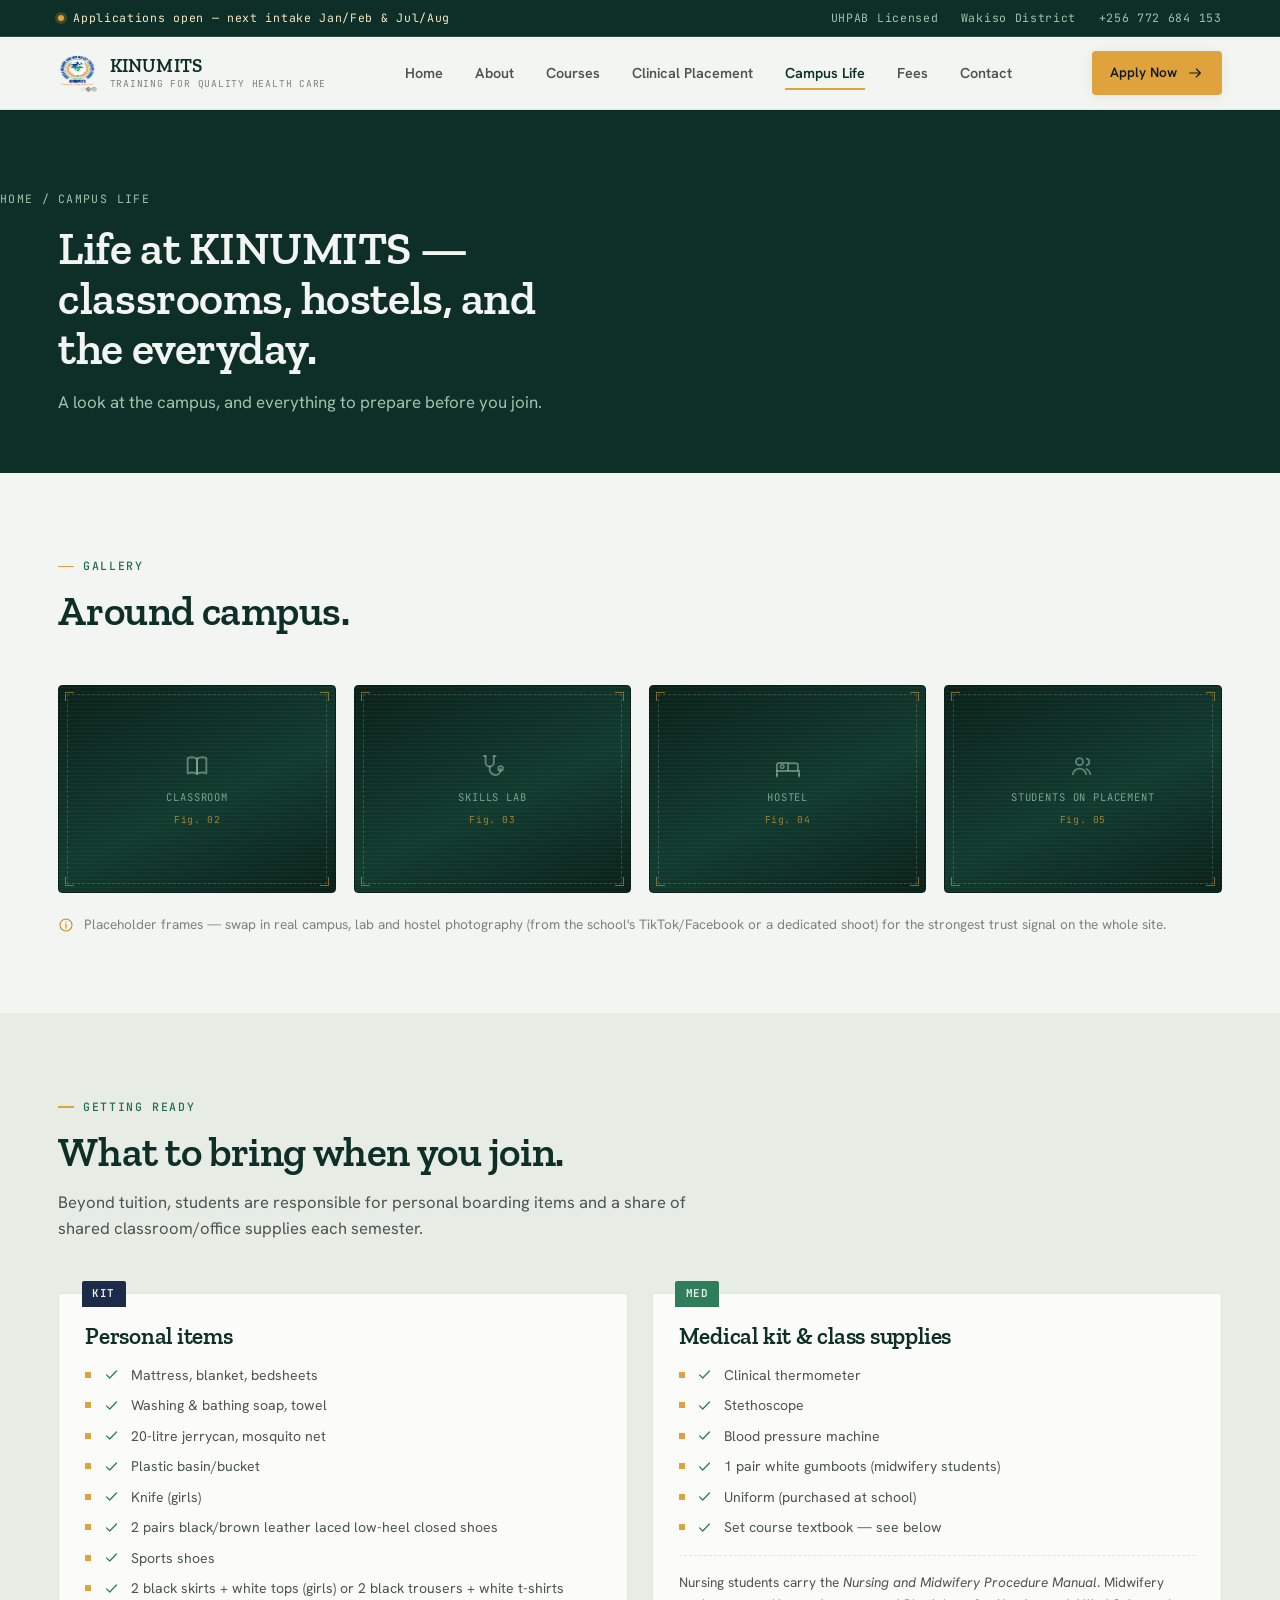
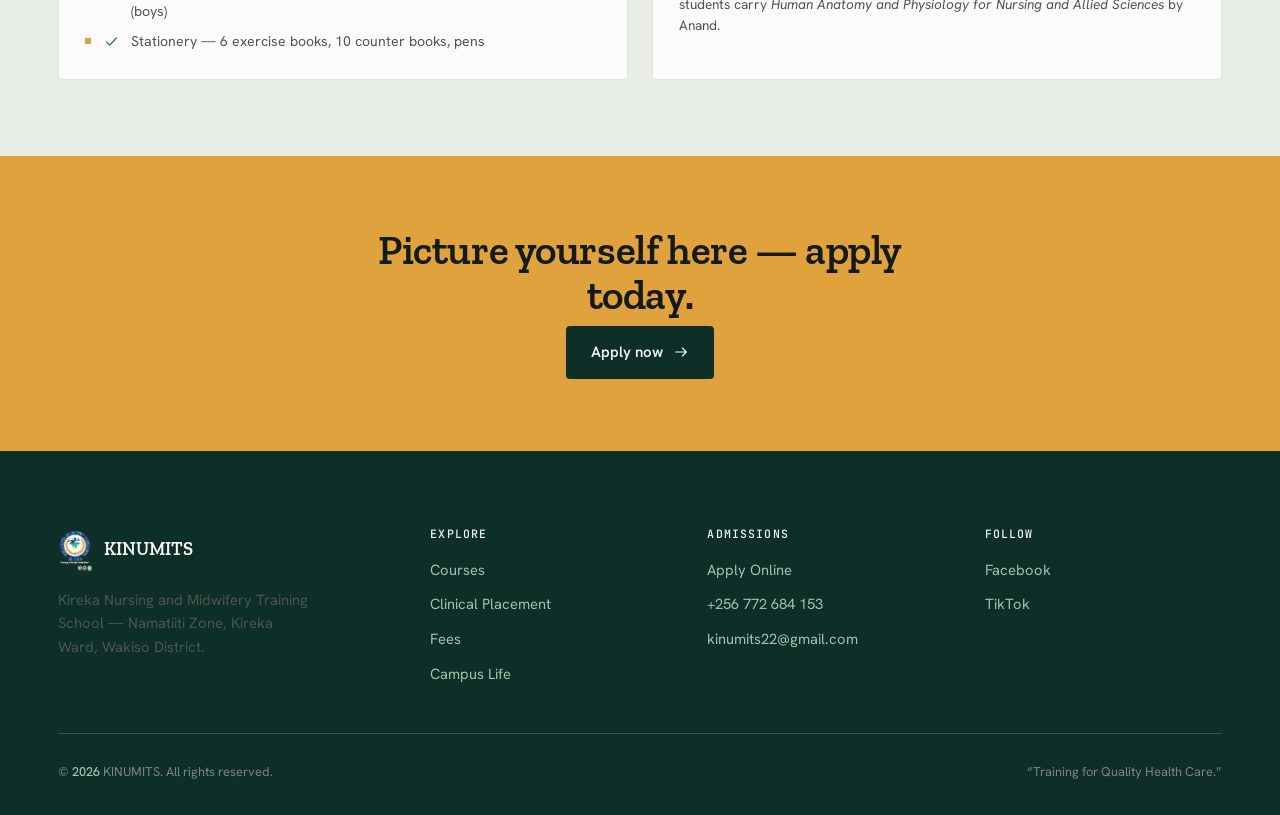
<file: campus.html>
<!DOCTYPE html>
<html lang="en">
<head>
<meta charset="UTF-8">
<meta name="viewport" content="width=device-width, initial-scale=1.0">
<title>Campus Life — KINUMITS</title>
<meta name="description" content="Life at KINUMITS — classrooms, hostels, and the everyday. What to bring, and what to expect, before you join.">
<link rel="icon" href="assets/favicon-32.png" sizes="32x32" type="image/png">
<link rel="icon" href="assets/favicon-64.png" sizes="64x64" type="image/png">
<link rel="apple-touch-icon" href="assets/apple-touch-icon.png">
<link rel="preconnect" href="https://fonts.googleapis.com">
<link rel="preconnect" href="https://fonts.gstatic.com" crossorigin>
<link href="https://fonts.googleapis.com/css2?family=Zilla+Slab:ital,wght@0,400;0,500;0,600;0,700;1,500&family=Hanken+Grotesk:wght@400;500;600;700;800&family=JetBrains+Mono:wght@400;500;600;700&display=swap" rel="stylesheet">
<link rel="stylesheet" href="css/styles.css">
</head>
<body>

<svg style="display:none" aria-hidden="true"><defs>
<symbol id="i-book" viewBox="0 0 24 24"><path d="M4 5.2c2.4-1 5.4-1 8 .5v13.1c-2.6-1.5-5.6-1.5-8-.5V5.2Z" fill="none" stroke="currentColor" stroke-width="1.6" stroke-linejoin="round"/><path d="M20 5.2c-2.4-1-5.4-1-8 .5v13.1c2.6-1.5 5.6-1.5 8-.5V5.2Z" fill="none" stroke="currentColor" stroke-width="1.6" stroke-linejoin="round"/></symbol>
<symbol id="i-stetho" viewBox="0 0 24 24"><path d="M6.5 3.5v5.4a3.5 3.5 0 0 0 7 0V3.5" fill="none" stroke="currentColor" stroke-width="1.6" stroke-linecap="round" stroke-linejoin="round"/><path d="M6.5 3.5h-1.6M13.5 3.5h1.6" stroke="currentColor" stroke-width="1.6" stroke-linecap="round"/><path d="M10 12.3v2.4a5 5 0 0 0 5 5 4.3 4.3 0 0 0 4.3-4.3v-1" fill="none" stroke="currentColor" stroke-width="1.6" stroke-linecap="round" stroke-linejoin="round"/><circle cx="19.4" cy="14.2" r="2" fill="none" stroke="currentColor" stroke-width="1.5"/></symbol>
<symbol id="i-bed" viewBox="0 0 24 24"><path d="M2.5 19.5v-8.3a1.8 1.8 0 0 1 1.8-1.8H12" fill="none" stroke="currentColor" stroke-width="1.6" stroke-linecap="round" stroke-linejoin="round"/><path d="M2.5 16.3h19v3.2" fill="none" stroke="currentColor" stroke-width="1.6" stroke-linecap="round" stroke-linejoin="round"/><path d="M12 16.3v-4.9a1.8 1.8 0 0 1 1.8-1.8h4.9a1.8 1.8 0 0 1 1.8 1.8v4.9" fill="none" stroke="currentColor" stroke-width="1.6" stroke-linejoin="round"/><circle cx="7" cy="12.4" r="1.5" fill="none" stroke="currentColor" stroke-width="1.4"/><path d="M2.5 19.5v1.6M21.5 19.5v1.6" stroke="currentColor" stroke-width="1.6" stroke-linecap="round"/></symbol>
<symbol id="i-users" viewBox="0 0 24 24"><circle cx="9" cy="8.3" r="3" fill="none" stroke="currentColor" stroke-width="1.6"/><path d="M3.3 19c.8-3.2 3-4.8 5.7-4.8s4.9 1.6 5.7 4.8" fill="none" stroke="currentColor" stroke-width="1.6" stroke-linecap="round" stroke-linejoin="round"/><path d="M15.3 5.6a3 3 0 0 1 0 5.7M18.4 19c-.5-2.1-1.6-3.6-3.2-4.4" fill="none" stroke="currentColor" stroke-width="1.6" stroke-linecap="round" stroke-linejoin="round"/></symbol>
<symbol id="i-check" viewBox="0 0 24 24"><path d="M5 12.5l4.5 4.5L19 7" fill="none" stroke="currentColor" stroke-width="1.8" stroke-linecap="round" stroke-linejoin="round"/></symbol>
<symbol id="i-info" viewBox="0 0 24 24"><circle cx="12" cy="12" r="9" fill="none" stroke="currentColor" stroke-width="1.6"/><path d="M12 11v6" stroke="currentColor" stroke-width="1.6" stroke-linecap="round"/><circle cx="12" cy="7.7" r="1" fill="currentColor" stroke="none"/></symbol>
<symbol id="i-arrow-right" viewBox="0 0 24 24"><path d="M4 12h16M14 6l6 6-6 6" fill="none" stroke="currentColor" stroke-width="1.7" stroke-linecap="round" stroke-linejoin="round"/></symbol>
</defs></svg>

<div class="utility-strip">
  <div class="container">
    <span class="u-status"><span class="dot"></span>Applications open — next intake Jan/Feb &amp; Jul/Aug</span>
    <div class="u-meta"><span>UHPAB Licensed</span><span>Wakiso District</span><span>+256 772 684 153</span></div>
  </div>
</div>

<header class="site-header">
  <nav class="nav">
    <a href="index.html" class="brand">
      <img src="assets/logo-mark.png" alt="KINUMITS crest">
      <span class="word">KINUMITS<small>Training for Quality Health Care</small></span>
    </a>
    <ul class="nav-links">
      <li><a href="index.html">Home</a></li>
      <li><a href="about.html">About</a></li>
      <li><a href="courses.html">Courses</a></li>
      <li><a href="placement.html">Clinical Placement</a></li>
      <li><a href="campus.html" class="active">Campus Life</a></li>
      <li><a href="fees.html">Fees</a></li>
      <li><a href="contact.html">Contact</a></li>
    </ul>
    <div class="nav-cta">
      <a href="apply.html" class="btn btn-gold btn-sm"><span class="btn-label">Apply Now</span><svg class="icon arr" width="15" height="15"><use href="#i-arrow-right"/></svg></a>
      <button class="nav-toggle" aria-label="Toggle menu" aria-expanded="false">
        <svg width="24" height="24" viewBox="0 0 24 24" fill="none" stroke="currentColor" stroke-width="2"><line class="l1" x1="3" y1="6" x2="21" y2="6"/><line class="l2" x1="3" y1="12" x2="21" y2="12"/><line class="l3" x1="3" y1="18" x2="21" y2="18"/></svg>
      </button>
    </div>
  </nav>
</header>

<section class="page-header">
  <div class="crumb"><a href="index.html">Home</a><span>/</span><span>Campus Life</span></div>
  <div class="container" style="padding:0 clamp(1.25rem,3vw,2.75rem);">
    <h1>Life at KINUMITS — classrooms, hostels, and the everyday.</h1>
    <p class="lede">A look at the campus, and everything to prepare before you join.</p>
  </div>
</section>

<section>
  <div class="container">
    <div class="section-head">
      <span class="eyebrow">Gallery</span>
      <h2>Around campus.</h2>
    </div>
    <div class="gallery-grid">
      <div class="radiograph reveal">
        <span class="corner tl"></span><span class="corner tr"></span><span class="corner bl"></span><span class="corner br"></span>
        <svg class="icon"><use href="#i-book"/></svg>
        <span class="cap">Classroom</span>
        <span class="id">Fig. 02</span>
      </div>
      <div class="radiograph reveal">
        <span class="corner tl"></span><span class="corner tr"></span><span class="corner bl"></span><span class="corner br"></span>
        <svg class="icon"><use href="#i-stetho"/></svg>
        <span class="cap">Skills Lab</span>
        <span class="id">Fig. 03</span>
      </div>
      <div class="radiograph reveal">
        <span class="corner tl"></span><span class="corner tr"></span><span class="corner bl"></span><span class="corner br"></span>
        <svg class="icon"><use href="#i-bed"/></svg>
        <span class="cap">Hostel</span>
        <span class="id">Fig. 04</span>
      </div>
      <div class="radiograph reveal">
        <span class="corner tl"></span><span class="corner tr"></span><span class="corner bl"></span><span class="corner br"></span>
        <svg class="icon"><use href="#i-users"/></svg>
        <span class="cap">Students on Placement</span>
        <span class="id">Fig. 05</span>
      </div>
    </div>
    <p class="gallery-note"><svg><use href="#i-info"/></svg>Placeholder frames — swap in real campus, lab and hostel photography (from the school's TikTok/Facebook or a dedicated shoot) for the strongest trust signal on the whole site.</p>
  </div>
</section>

<section class="bg-dim">
  <div class="container">
    <div class="section-head">
      <span class="eyebrow">Getting ready</span>
      <h2>What to bring when you join.</h2>
      <p>Beyond tuition, students are responsible for personal boarding items and a share of shared classroom/office supplies each semester.</p>
    </div>
    <div class="grid grid-2">
      <div class="tab-card reveal">
        <span class="tab c-navy">KIT</span>
        <h3>Personal items</h3>
        <ul class="check-list">
          <li><svg><use href="#i-check"/></svg>Mattress, blanket, bedsheets</li>
          <li><svg><use href="#i-check"/></svg>Washing &amp; bathing soap, towel</li>
          <li><svg><use href="#i-check"/></svg>20-litre jerrycan, mosquito net</li>
          <li><svg><use href="#i-check"/></svg>Plastic basin/bucket</li>
          <li><svg><use href="#i-check"/></svg>Knife (girls)</li>
          <li><svg><use href="#i-check"/></svg>2 pairs black/brown leather laced low-heel closed shoes</li>
          <li><svg><use href="#i-check"/></svg>Sports shoes</li>
          <li><svg><use href="#i-check"/></svg>2 black skirts + white tops (girls) or 2 black trousers + white t-shirts (boys)</li>
          <li><svg><use href="#i-check"/></svg>Stationery — 6 exercise books, 10 counter books, pens</li>
        </ul>
      </div>
      <div class="tab-card reveal">
        <span class="tab c-green">MED</span>
        <h3>Medical kit &amp; class supplies</h3>
        <ul class="check-list">
          <li><svg><use href="#i-check"/></svg>Clinical thermometer</li>
          <li><svg><use href="#i-check"/></svg>Stethoscope</li>
          <li><svg><use href="#i-check"/></svg>Blood pressure machine</li>
          <li><svg><use href="#i-check"/></svg>1 pair white gumboots (midwifery students)</li>
          <li><svg><use href="#i-check"/></svg>Uniform (purchased at school)</li>
          <li><svg><use href="#i-check"/></svg>Set course textbook — see below</li>
        </ul>
        <p style="margin-top:1rem; font-size:.85rem; padding-top:1rem; border-top:1px dashed var(--paper-line);">Nursing students carry the <em>Nursing and Midwifery Procedure Manual</em>. Midwifery students carry <em>Human Anatomy and Physiology for Nursing and Allied Sciences</em> by Anand.</p>
      </div>
    </div>
  </div>
</section>

<section class="cta-band">
  <div class="container">
    <h2>Picture yourself here — apply today.</h2>
    <a href="apply.html" class="btn btn-dark" style="margin-top:.5rem;">Apply now <svg class="icon arr"><use href="#i-arrow-right"/></svg></a>
  </div>
</section>

<footer class="site-footer">
  <div class="container">
    <div class="footer-top">
      <div>
        <div class="footer-brand"><img src="assets/logo-mark.png" alt="KINUMITS crest"><span>KINUMITS</span></div>
        <p style="max-width:32ch; font-size:.92rem;">Kireka Nursing and Midwifery Training School — Namatiiti Zone, Kireka Ward, Wakiso District.</p>
      </div>
      <div class="footer-col"><h4>Explore</h4><ul>
        <li><a href="courses.html">Courses</a></li><li><a href="placement.html">Clinical Placement</a></li>
        <li><a href="fees.html">Fees</a></li><li><a href="campus.html">Campus Life</a></li>
      </ul></div>
      <div class="footer-col"><h4>Admissions</h4><ul>
        <li><a href="apply.html">Apply Online</a></li><li><a href="tel:+256772684153">+256 772 684 153</a></li>
        <li><a href="mailto:kinumits22@gmail.com">kinumits22@gmail.com</a></li>
      </ul></div>
      <div class="footer-col"><h4>Follow</h4><ul><li><a href="#">Facebook</a></li><li><a href="#">TikTok</a></li></ul></div>
    </div>
    <div class="footer-bottom">
      <span>© <strong id="year"></strong> KINUMITS. All rights reserved.</span>
      <span>&ldquo;Training for Quality Health Care.&rdquo;</span>
    </div>
  </div>
</footer>

<script src="js/main.js"></script>
</body>
</html>
</file>
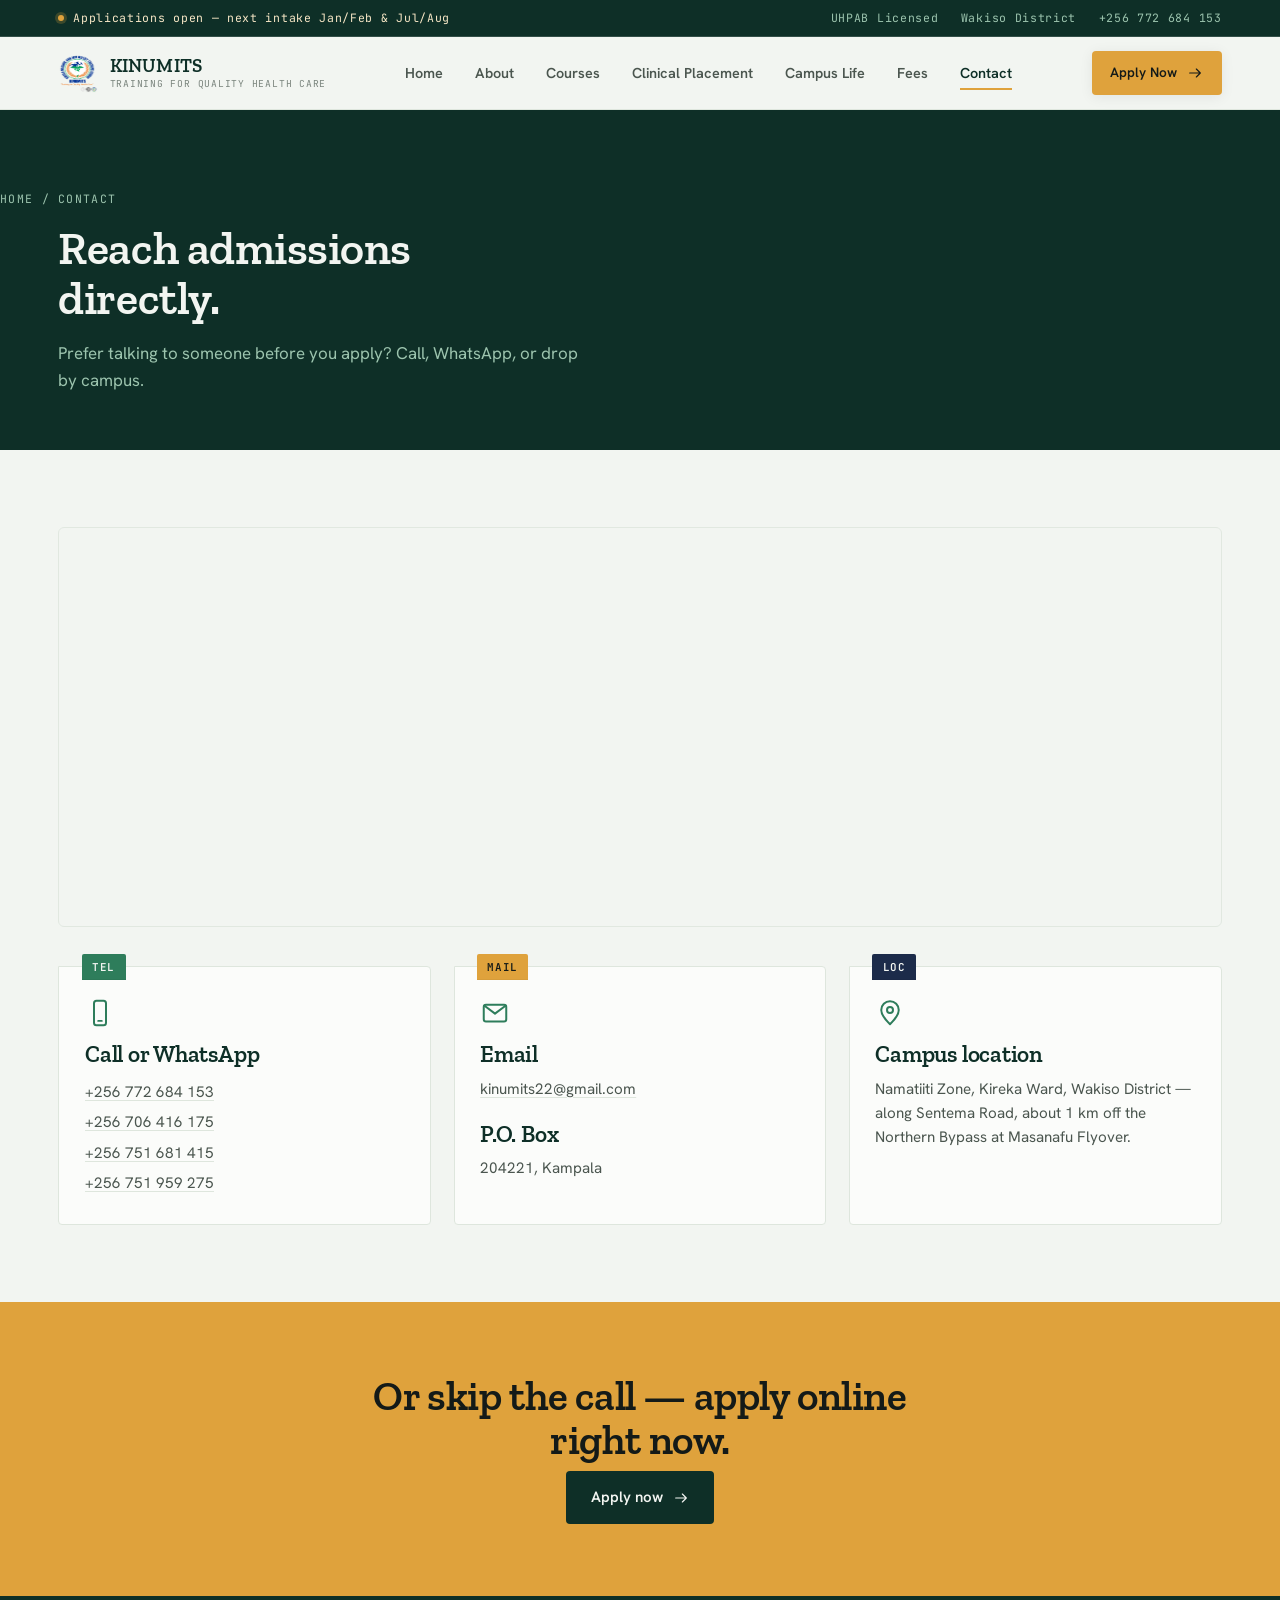
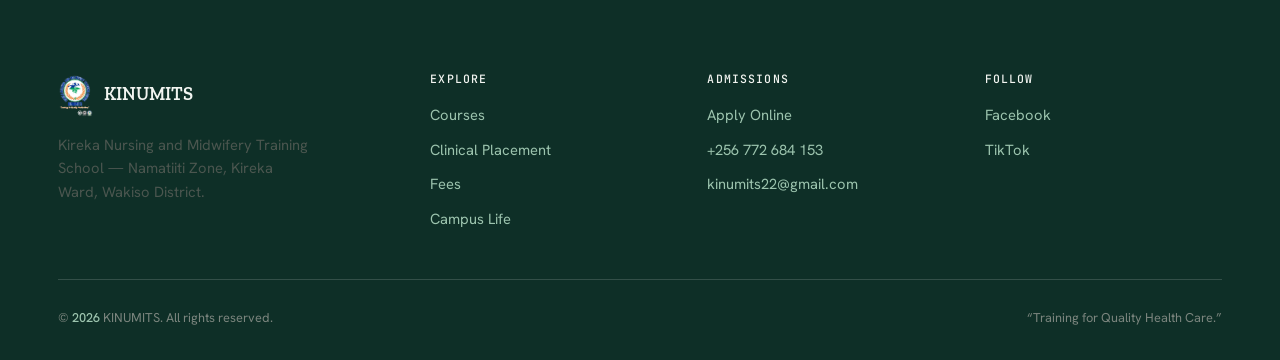
<file: contact.html>
<!DOCTYPE html>
<html lang="en">
<head>
<meta charset="UTF-8">
<meta name="viewport" content="width=device-width, initial-scale=1.0">
<title>Contact — KINUMITS</title>
<meta name="description" content="Reach KINUMITS admissions directly — call, WhatsApp, email, or find the campus on Sentema Road, Wakiso District.">
<link rel="icon" href="assets/favicon-32.png" sizes="32x32" type="image/png">
<link rel="icon" href="assets/favicon-64.png" sizes="64x64" type="image/png">
<link rel="apple-touch-icon" href="assets/apple-touch-icon.png">
<link rel="preconnect" href="https://fonts.googleapis.com">
<link rel="preconnect" href="https://fonts.gstatic.com" crossorigin>
<link href="https://fonts.googleapis.com/css2?family=Zilla+Slab:ital,wght@0,400;0,500;0,600;0,700;1,500&family=Hanken+Grotesk:wght@400;500;600;700;800&family=JetBrains+Mono:wght@400;500;600;700&display=swap" rel="stylesheet">
<link rel="stylesheet" href="css/styles.css">
</head>
<body>

<svg style="display:none" aria-hidden="true"><defs>
<symbol id="i-phone" viewBox="0 0 24 24"><rect x="7.2" y="2.2" width="9.6" height="19.6" rx="2" fill="none" stroke="currentColor" stroke-width="1.6"/><path d="M10.6 18.3h2.8" stroke="currentColor" stroke-width="1.6" stroke-linecap="round"/></symbol>
<symbol id="i-mail" viewBox="0 0 24 24"><rect x="3" y="5.3" width="18" height="13.4" rx="1.8" fill="none" stroke="currentColor" stroke-width="1.6"/><path d="M3.6 6.2 12 12.5l8.4-6.3" fill="none" stroke="currentColor" stroke-width="1.6" stroke-linecap="round" stroke-linejoin="round"/></symbol>
<symbol id="i-pin" viewBox="0 0 24 24"><path d="M12 21s-7-6.6-7-11.5A7 7 0 0 1 19 9.5C19 14.4 12 21 12 21z" fill="none" stroke="currentColor" stroke-width="1.6" stroke-linejoin="round"/><circle cx="12" cy="9.5" r="2.4" fill="none" stroke="currentColor" stroke-width="1.6"/></symbol>
<symbol id="i-arrow-right" viewBox="0 0 24 24"><path d="M4 12h16M14 6l6 6-6 6" fill="none" stroke="currentColor" stroke-width="1.7" stroke-linecap="round" stroke-linejoin="round"/></symbol>
</defs></svg>

<div class="utility-strip">
  <div class="container">
    <span class="u-status"><span class="dot"></span>Applications open — next intake Jan/Feb &amp; Jul/Aug</span>
    <div class="u-meta"><span>UHPAB Licensed</span><span>Wakiso District</span><span>+256 772 684 153</span></div>
  </div>
</div>

<header class="site-header">
  <nav class="nav">
    <a href="index.html" class="brand">
      <img src="assets/logo-mark.png" alt="KINUMITS crest">
      <span class="word">KINUMITS<small>Training for Quality Health Care</small></span>
    </a>
    <ul class="nav-links">
      <li><a href="index.html">Home</a></li>
      <li><a href="about.html">About</a></li>
      <li><a href="courses.html">Courses</a></li>
      <li><a href="placement.html">Clinical Placement</a></li>
      <li><a href="campus.html">Campus Life</a></li>
      <li><a href="fees.html">Fees</a></li>
      <li><a href="contact.html" class="active">Contact</a></li>
    </ul>
    <div class="nav-cta">
      <a href="apply.html" class="btn btn-gold btn-sm"><span class="btn-label">Apply Now</span><svg class="icon arr" width="15" height="15"><use href="#i-arrow-right"/></svg></a>
      <button class="nav-toggle" aria-label="Toggle menu" aria-expanded="false">
        <svg width="24" height="24" viewBox="0 0 24 24" fill="none" stroke="currentColor" stroke-width="2"><line class="l1" x1="3" y1="6" x2="21" y2="6"/><line class="l2" x1="3" y1="12" x2="21" y2="12"/><line class="l3" x1="3" y1="18" x2="21" y2="18"/></svg>
      </button>
    </div>
  </nav>
</header>

<section class="page-header">
  <div class="crumb"><a href="index.html">Home</a><span>/</span><span>Contact</span></div>
  <div class="container" style="padding:0 clamp(1.25rem,3vw,2.75rem);">
    <h1>Reach admissions directly.</h1>
    <p class="lede">Prefer talking to someone before you apply? Call, WhatsApp, or drop by campus.</p>
  </div>
</section>

<section>
  <div class="container">
    <iframe class="map-frame" src="https://maps.google.com/maps?q=Kireka%20Nursing%20and%20Midwifery%20Training%20School%2C%20Sentema%20Road%2C%20Wakiso&t=&z=14&ie=UTF8&iwloc=&output=embed" loading="lazy" title="KINUMITS location map"></iframe>

    <div class="contact-grid">
      <div class="tab-card reveal">
        <span class="tab c-green">TEL</span>
        <svg class="icon"><use href="#i-phone"/></svg>
        <h3>Call or WhatsApp</h3>
        <p style="margin-top:.6rem; line-height:2;">
          <a href="tel:+256772684153" style="text-decoration:underline; text-decoration-color:var(--paper-line);">+256 772 684 153</a><br>
          <a href="tel:+256706416175" style="text-decoration:underline; text-decoration-color:var(--paper-line);">+256 706 416 175</a><br>
          <a href="tel:+256751681415" style="text-decoration:underline; text-decoration-color:var(--paper-line);">+256 751 681 415</a><br>
          <a href="tel:+256751959275" style="text-decoration:underline; text-decoration-color:var(--paper-line);">+256 751 959 275</a>
        </p>
      </div>
      <div class="tab-card reveal">
        <span class="tab c-gold">MAIL</span>
        <svg class="icon"><use href="#i-mail"/></svg>
        <h3>Email</h3>
        <p style="margin-top:.6rem;"><a href="mailto:kinumits22@gmail.com">kinumits22@gmail.com</a></p>
        <h3 style="margin-top:1.3rem;">P.O. Box</h3>
        <p style="margin-top:.4rem;">204221, Kampala</p>
      </div>
      <div class="tab-card reveal">
        <span class="tab c-navy">LOC</span>
        <svg class="icon"><use href="#i-pin"/></svg>
        <h3>Campus location</h3>
        <p style="margin-top:.6rem;">Namatiiti Zone, Kireka Ward, Wakiso District — along Sentema Road, about 1&nbsp;km off the Northern Bypass at Masanafu Flyover.</p>
      </div>
    </div>
  </div>
</section>

<section class="cta-band">
  <div class="container">
    <h2>Or skip the call — apply online right now.</h2>
    <a href="apply.html" class="btn btn-dark" style="margin-top:.5rem;">Apply now <svg class="icon arr"><use href="#i-arrow-right"/></svg></a>
  </div>
</section>

<footer class="site-footer">
  <div class="container">
    <div class="footer-top">
      <div>
        <div class="footer-brand"><img src="assets/logo-mark.png" alt="KINUMITS crest"><span>KINUMITS</span></div>
        <p style="max-width:32ch; font-size:.92rem;">Kireka Nursing and Midwifery Training School — Namatiiti Zone, Kireka Ward, Wakiso District.</p>
      </div>
      <div class="footer-col"><h4>Explore</h4><ul>
        <li><a href="courses.html">Courses</a></li><li><a href="placement.html">Clinical Placement</a></li>
        <li><a href="fees.html">Fees</a></li><li><a href="campus.html">Campus Life</a></li>
      </ul></div>
      <div class="footer-col"><h4>Admissions</h4><ul>
        <li><a href="apply.html">Apply Online</a></li><li><a href="tel:+256772684153">+256 772 684 153</a></li>
        <li><a href="mailto:kinumits22@gmail.com">kinumits22@gmail.com</a></li>
      </ul></div>
      <div class="footer-col"><h4>Follow</h4><ul><li><a href="#">Facebook</a></li><li><a href="#">TikTok</a></li></ul></div>
    </div>
    <div class="footer-bottom">
      <span>© <strong id="year"></strong> KINUMITS. All rights reserved.</span>
      <span>&ldquo;Training for Quality Health Care.&rdquo;</span>
    </div>
  </div>
</footer>

<script src="js/main.js"></script>
</body>
</html>
</file>
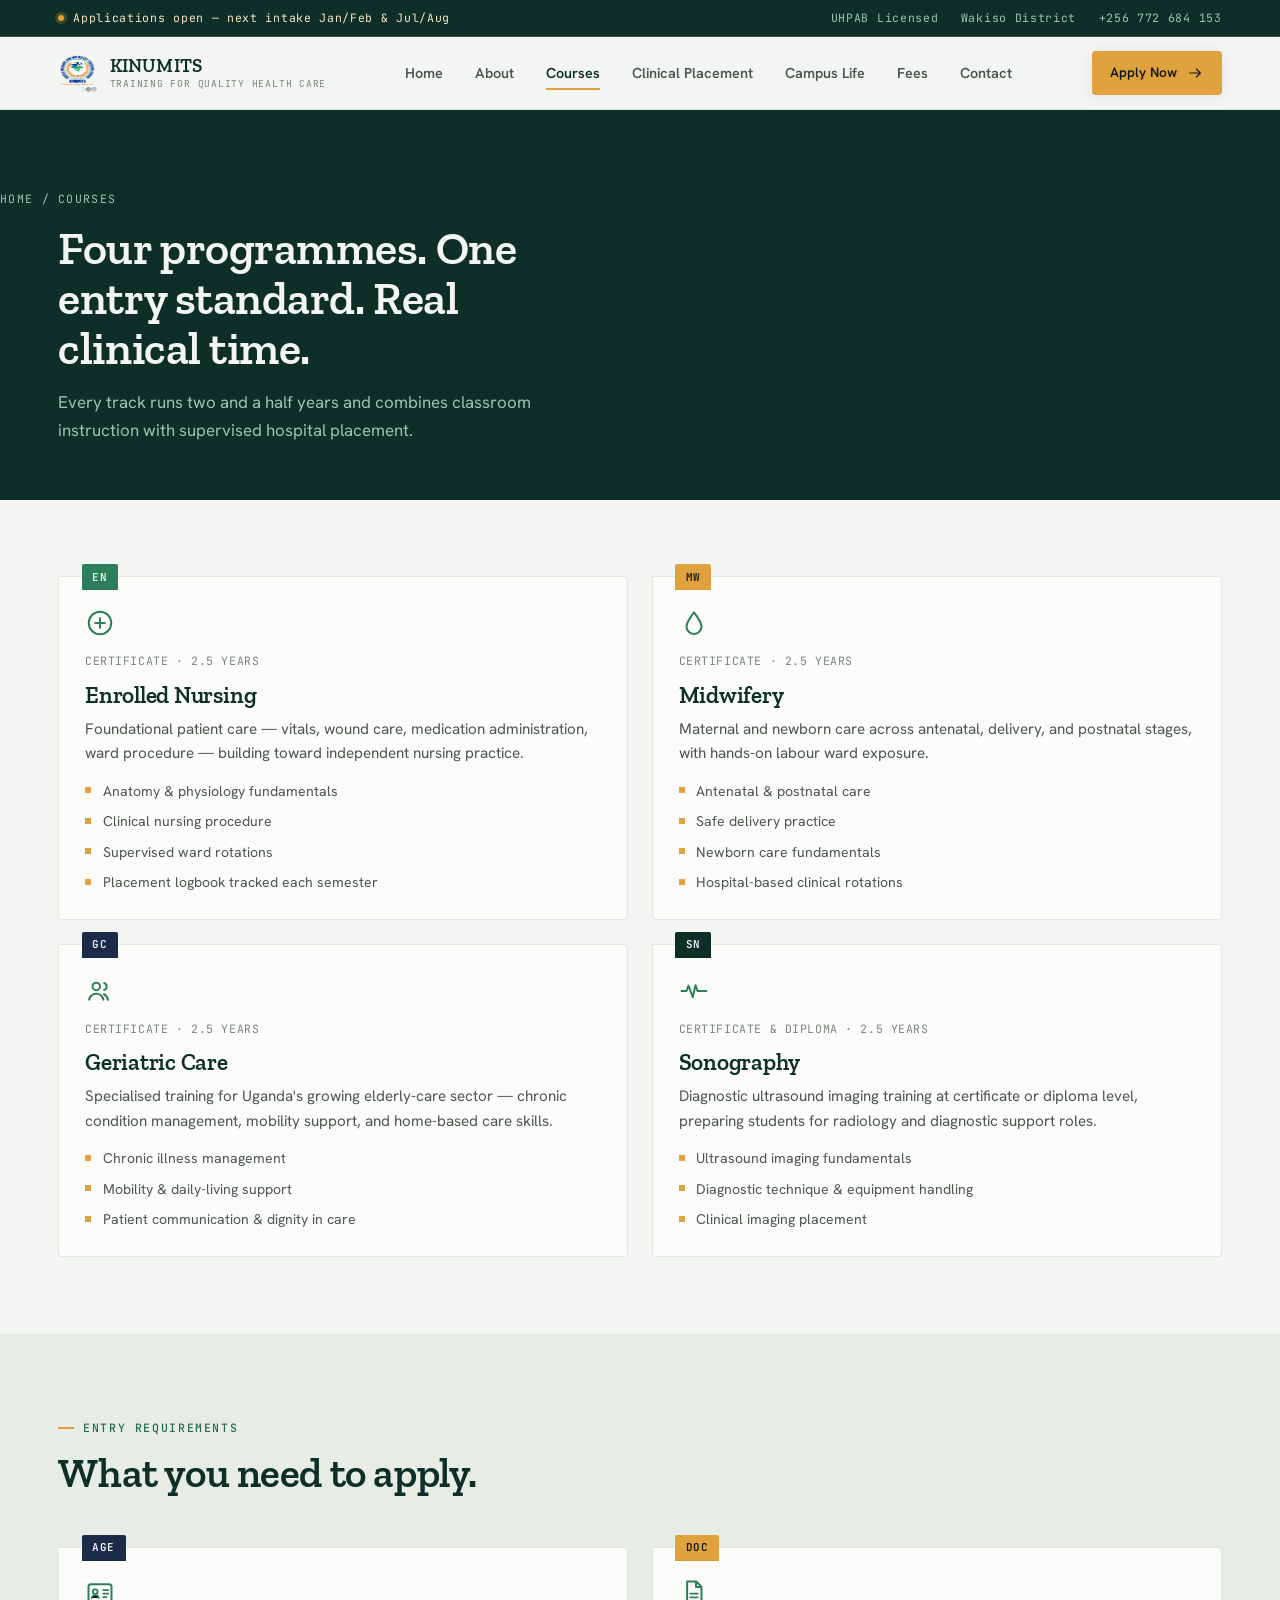
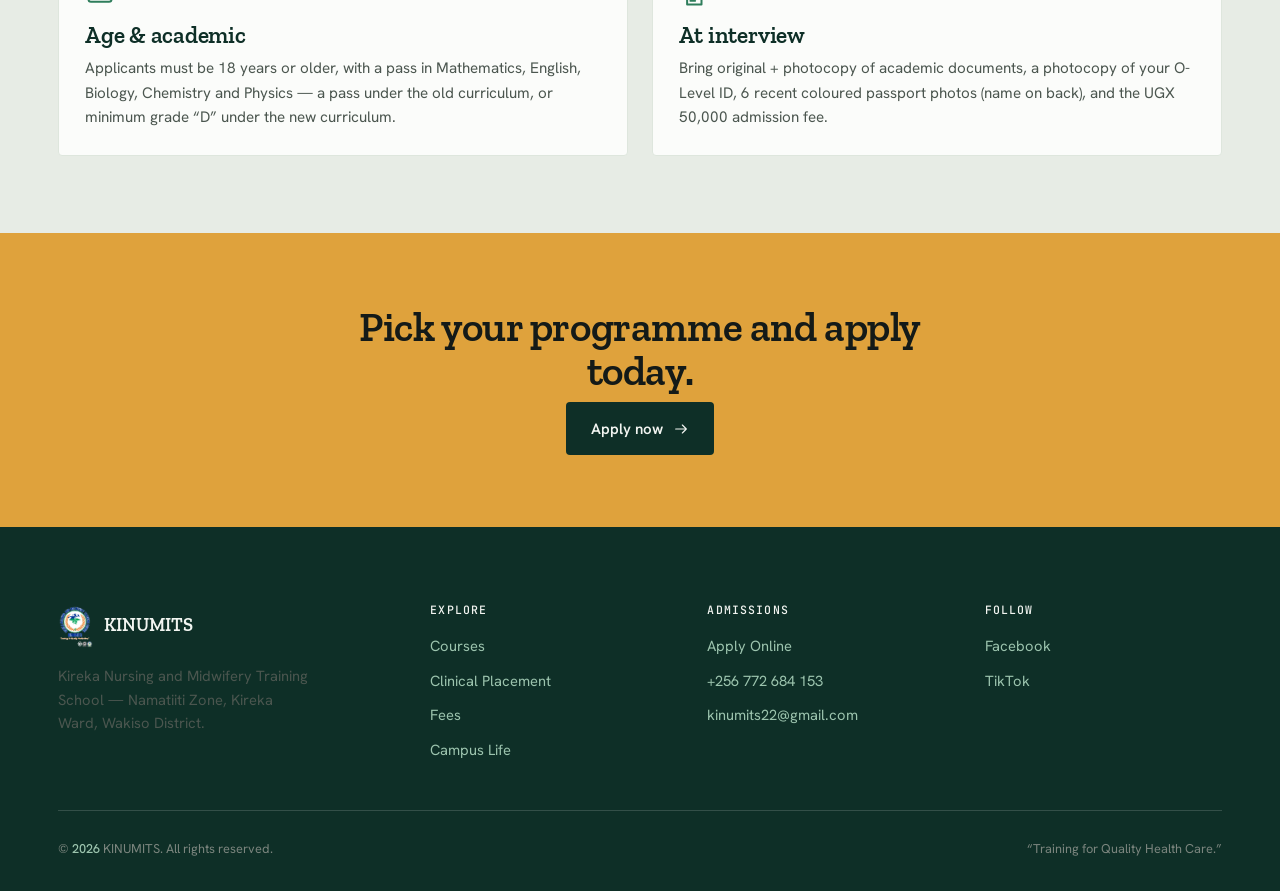
<file: courses.html>
<!DOCTYPE html>
<html lang="en">
<head>
<meta charset="UTF-8">
<meta name="viewport" content="width=device-width, initial-scale=1.0">
<title>Courses — KINUMITS</title>
<meta name="description" content="Four accredited programmes at KINUMITS: Enrolled Nursing, Midwifery, Geriatric Care and Sonography. Every track runs 2.5 years with supervised clinical placement.">
<link rel="icon" href="assets/favicon-32.png" sizes="32x32" type="image/png">
<link rel="icon" href="assets/favicon-64.png" sizes="64x64" type="image/png">
<link rel="apple-touch-icon" href="assets/apple-touch-icon.png">
<link rel="preconnect" href="https://fonts.googleapis.com">
<link rel="preconnect" href="https://fonts.gstatic.com" crossorigin>
<link href="https://fonts.googleapis.com/css2?family=Zilla+Slab:ital,wght@0,400;0,500;0,600;0,700;1,500&family=Hanken+Grotesk:wght@400;500;600;700;800&family=JetBrains+Mono:wght@400;500;600;700&display=swap" rel="stylesheet">
<link rel="stylesheet" href="css/styles.css">
</head>
<body>

<svg style="display:none" aria-hidden="true"><defs>
<symbol id="i-cross" viewBox="0 0 24 24"><circle cx="12" cy="12" r="9" fill="none" stroke="currentColor" stroke-width="1.6"/><path d="M12 8.2v7.6M8.2 12h7.6" stroke="currentColor" stroke-width="1.6" stroke-linecap="round"/></symbol>
<symbol id="i-drop" viewBox="0 0 24 24"><path d="M12 3.5c3 4 6 8.1 6 11.3a6 6 0 0 1-12 0c0-3.2 3-7.3 6-11.3Z" fill="none" stroke="currentColor" stroke-width="1.6" stroke-linejoin="round"/></symbol>
<symbol id="i-users" viewBox="0 0 24 24"><circle cx="9" cy="8.3" r="3" fill="none" stroke="currentColor" stroke-width="1.6"/><path d="M3.3 19c.8-3.2 3-4.8 5.7-4.8s4.9 1.6 5.7 4.8" fill="none" stroke="currentColor" stroke-width="1.6" stroke-linecap="round" stroke-linejoin="round"/><path d="M15.3 5.6a3 3 0 0 1 0 5.7M18.4 19c-.5-2.1-1.6-3.6-3.2-4.4" fill="none" stroke="currentColor" stroke-width="1.6" stroke-linecap="round" stroke-linejoin="round"/></symbol>
<symbol id="i-pulse" viewBox="0 0 24 24"><path d="M2 12h4l1.6-4.4L11 17l2.2-9.6L14.8 12H22" fill="none" stroke="currentColor" stroke-width="1.6" stroke-linecap="round" stroke-linejoin="round"/></symbol>
<symbol id="i-doc" viewBox="0 0 24 24"><path d="M6.5 2.8h7.4L18 7.2v14H6.5Z" fill="none" stroke="currentColor" stroke-width="1.6" stroke-linejoin="round"/><path d="M13.6 2.8v4.4H18" fill="none" stroke="currentColor" stroke-width="1.6" stroke-linejoin="round"/><path d="M9 12.4h6M9 15.4h6M9 18.2h4" stroke="currentColor" stroke-width="1.4" stroke-linecap="round"/></symbol>
<symbol id="i-id" viewBox="0 0 24 24"><rect x="2.8" y="5" width="18.4" height="14" rx="2" fill="none" stroke="currentColor" stroke-width="1.6"/><circle cx="8.2" cy="11" r="1.9" fill="none" stroke="currentColor" stroke-width="1.5"/><path d="M5.3 16c.5-1.6 1.7-2.4 2.9-2.4s2.4.8 2.9 2.4" stroke="currentColor" stroke-width="1.4" stroke-linecap="round"/><path d="M14.6 9.6h4M14.6 12.4h4M14.6 15.2h2.6" stroke="currentColor" stroke-width="1.4" stroke-linecap="round"/></symbol>
<symbol id="i-arrow-right" viewBox="0 0 24 24"><path d="M4 12h16M14 6l6 6-6 6" fill="none" stroke="currentColor" stroke-width="1.7" stroke-linecap="round" stroke-linejoin="round"/></symbol>
</defs></svg>

<div class="utility-strip">
  <div class="container">
    <span class="u-status"><span class="dot"></span>Applications open — next intake Jan/Feb &amp; Jul/Aug</span>
    <div class="u-meta"><span>UHPAB Licensed</span><span>Wakiso District</span><span>+256 772 684 153</span></div>
  </div>
</div>

<header class="site-header">
  <nav class="nav">
    <a href="index.html" class="brand">
      <img src="assets/logo-mark.png" alt="KINUMITS crest">
      <span class="word">KINUMITS<small>Training for Quality Health Care</small></span>
    </a>
    <ul class="nav-links">
      <li><a href="index.html">Home</a></li>
      <li><a href="about.html">About</a></li>
      <li><a href="courses.html" class="active">Courses</a></li>
      <li><a href="placement.html">Clinical Placement</a></li>
      <li><a href="campus.html">Campus Life</a></li>
      <li><a href="fees.html">Fees</a></li>
      <li><a href="contact.html">Contact</a></li>
    </ul>
    <div class="nav-cta">
      <a href="apply.html" class="btn btn-gold btn-sm"><span class="btn-label">Apply Now</span><svg class="icon arr" width="15" height="15"><use href="#i-arrow-right"/></svg></a>
      <button class="nav-toggle" aria-label="Toggle menu" aria-expanded="false">
        <svg width="24" height="24" viewBox="0 0 24 24" fill="none" stroke="currentColor" stroke-width="2"><line class="l1" x1="3" y1="6" x2="21" y2="6"/><line class="l2" x1="3" y1="12" x2="21" y2="12"/><line class="l3" x1="3" y1="18" x2="21" y2="18"/></svg>
      </button>
    </div>
  </nav>
</header>

<section class="page-header">
  <div class="crumb"><a href="index.html">Home</a><span>/</span><span>Courses</span></div>
  <div class="container" style="padding:0 clamp(1.25rem,3vw,2.75rem);">
    <h1>Four programmes. One entry standard. Real clinical time.</h1>
    <p class="lede">Every track runs two and a half years and combines classroom instruction with supervised hospital placement.</p>
  </div>
</section>

<section>
  <div class="container">
    <div class="grid grid-2">
      <div class="tab-card reveal" id="nursing">
        <span class="tab c-green">EN</span>
        <svg class="icon"><use href="#i-cross"/></svg>
        <div class="meta">Certificate · 2.5 Years</div>
        <h3>Enrolled Nursing</h3>
        <p>Foundational patient care — vitals, wound care, medication administration, ward procedure — building toward independent nursing practice.</p>
        <ul>
          <li>Anatomy &amp; physiology fundamentals</li>
          <li>Clinical nursing procedure</li>
          <li>Supervised ward rotations</li>
          <li>Placement logbook tracked each semester</li>
        </ul>
      </div>
      <div class="tab-card reveal" id="midwifery">
        <span class="tab c-gold">MW</span>
        <svg class="icon"><use href="#i-drop"/></svg>
        <div class="meta">Certificate · 2.5 Years</div>
        <h3>Midwifery</h3>
        <p>Maternal and newborn care across antenatal, delivery, and postnatal stages, with hands-on labour ward exposure.</p>
        <ul>
          <li>Antenatal &amp; postnatal care</li>
          <li>Safe delivery practice</li>
          <li>Newborn care fundamentals</li>
          <li>Hospital-based clinical rotations</li>
        </ul>
      </div>
      <div class="tab-card reveal" id="geriatric">
        <span class="tab c-navy">GC</span>
        <svg class="icon"><use href="#i-users"/></svg>
        <div class="meta">Certificate · 2.5 Years</div>
        <h3>Geriatric Care</h3>
        <p>Specialised training for Uganda's growing elderly-care sector — chronic condition management, mobility support, and home-based care skills.</p>
        <ul>
          <li>Chronic illness management</li>
          <li>Mobility &amp; daily-living support</li>
          <li>Patient communication &amp; dignity in care</li>
        </ul>
      </div>
      <div class="tab-card reveal" id="sonography">
        <span class="tab c-deep">SN</span>
        <svg class="icon"><use href="#i-pulse"/></svg>
        <div class="meta">Certificate &amp; Diploma · 2.5 Years</div>
        <h3>Sonography</h3>
        <p>Diagnostic ultrasound imaging training at certificate or diploma level, preparing students for radiology and diagnostic support roles.</p>
        <ul>
          <li>Ultrasound imaging fundamentals</li>
          <li>Diagnostic technique &amp; equipment handling</li>
          <li>Clinical imaging placement</li>
        </ul>
      </div>
    </div>
  </div>
</section>

<section class="bg-dim">
  <div class="container">
    <div class="section-head">
      <span class="eyebrow">Entry requirements</span>
      <h2>What you need to apply.</h2>
    </div>
    <div class="grid grid-2">
      <div class="tab-card reveal">
        <span class="tab c-navy">AGE</span>
        <svg class="icon"><use href="#i-id"/></svg>
        <h3>Age &amp; academic</h3>
        <p>Applicants must be 18 years or older, with a pass in Mathematics, English, Biology, Chemistry and Physics — a pass under the old curriculum, or minimum grade &ldquo;D&rdquo; under the new curriculum.</p>
      </div>
      <div class="tab-card reveal">
        <span class="tab c-gold">DOC</span>
        <svg class="icon"><use href="#i-doc"/></svg>
        <h3>At interview</h3>
        <p>Bring original + photocopy of academic documents, a photocopy of your O-Level ID, 6 recent coloured passport photos (name on back), and the UGX 50,000 admission fee.</p>
      </div>
    </div>
  </div>
</section>

<section class="cta-band">
  <div class="container">
    <h2>Pick your programme and apply today.</h2>
    <a href="apply.html" class="btn btn-dark" style="margin-top:.5rem;">Apply now <svg class="icon arr"><use href="#i-arrow-right"/></svg></a>
  </div>
</section>

<footer class="site-footer">
  <div class="container">
    <div class="footer-top">
      <div>
        <div class="footer-brand"><img src="assets/logo-mark.png" alt="KINUMITS crest"><span>KINUMITS</span></div>
        <p style="max-width:32ch; font-size:.92rem;">Kireka Nursing and Midwifery Training School — Namatiiti Zone, Kireka Ward, Wakiso District.</p>
      </div>
      <div class="footer-col"><h4>Explore</h4><ul>
        <li><a href="courses.html">Courses</a></li><li><a href="placement.html">Clinical Placement</a></li>
        <li><a href="fees.html">Fees</a></li><li><a href="campus.html">Campus Life</a></li>
      </ul></div>
      <div class="footer-col"><h4>Admissions</h4><ul>
        <li><a href="apply.html">Apply Online</a></li><li><a href="tel:+256772684153">+256 772 684 153</a></li>
        <li><a href="mailto:kinumits22@gmail.com">kinumits22@gmail.com</a></li>
      </ul></div>
      <div class="footer-col"><h4>Follow</h4><ul><li><a href="#">Facebook</a></li><li><a href="#">TikTok</a></li></ul></div>
    </div>
    <div class="footer-bottom">
      <span>© <strong id="year"></strong> KINUMITS. All rights reserved.</span>
      <span>&ldquo;Training for Quality Health Care.&rdquo;</span>
    </div>
  </div>
</footer>

<script src="js/main.js"></script>
</body>
</html>
</file>
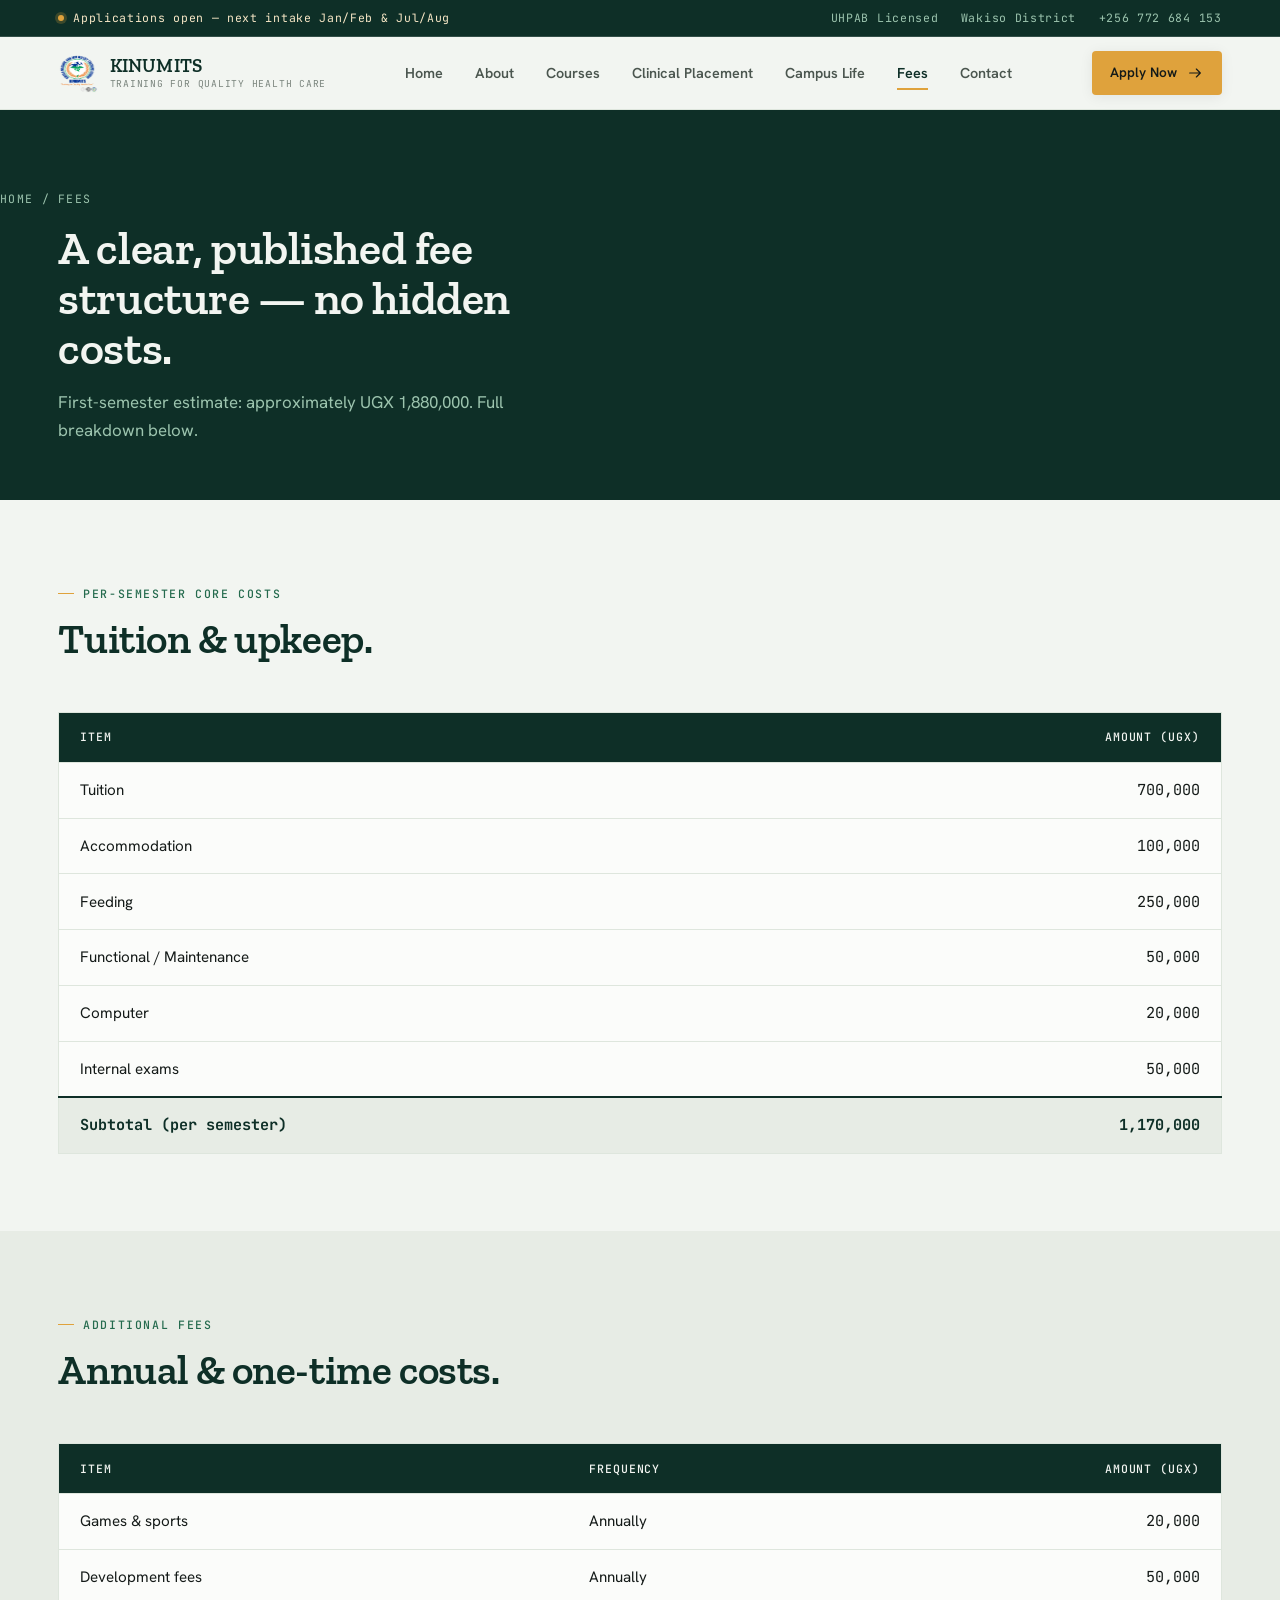
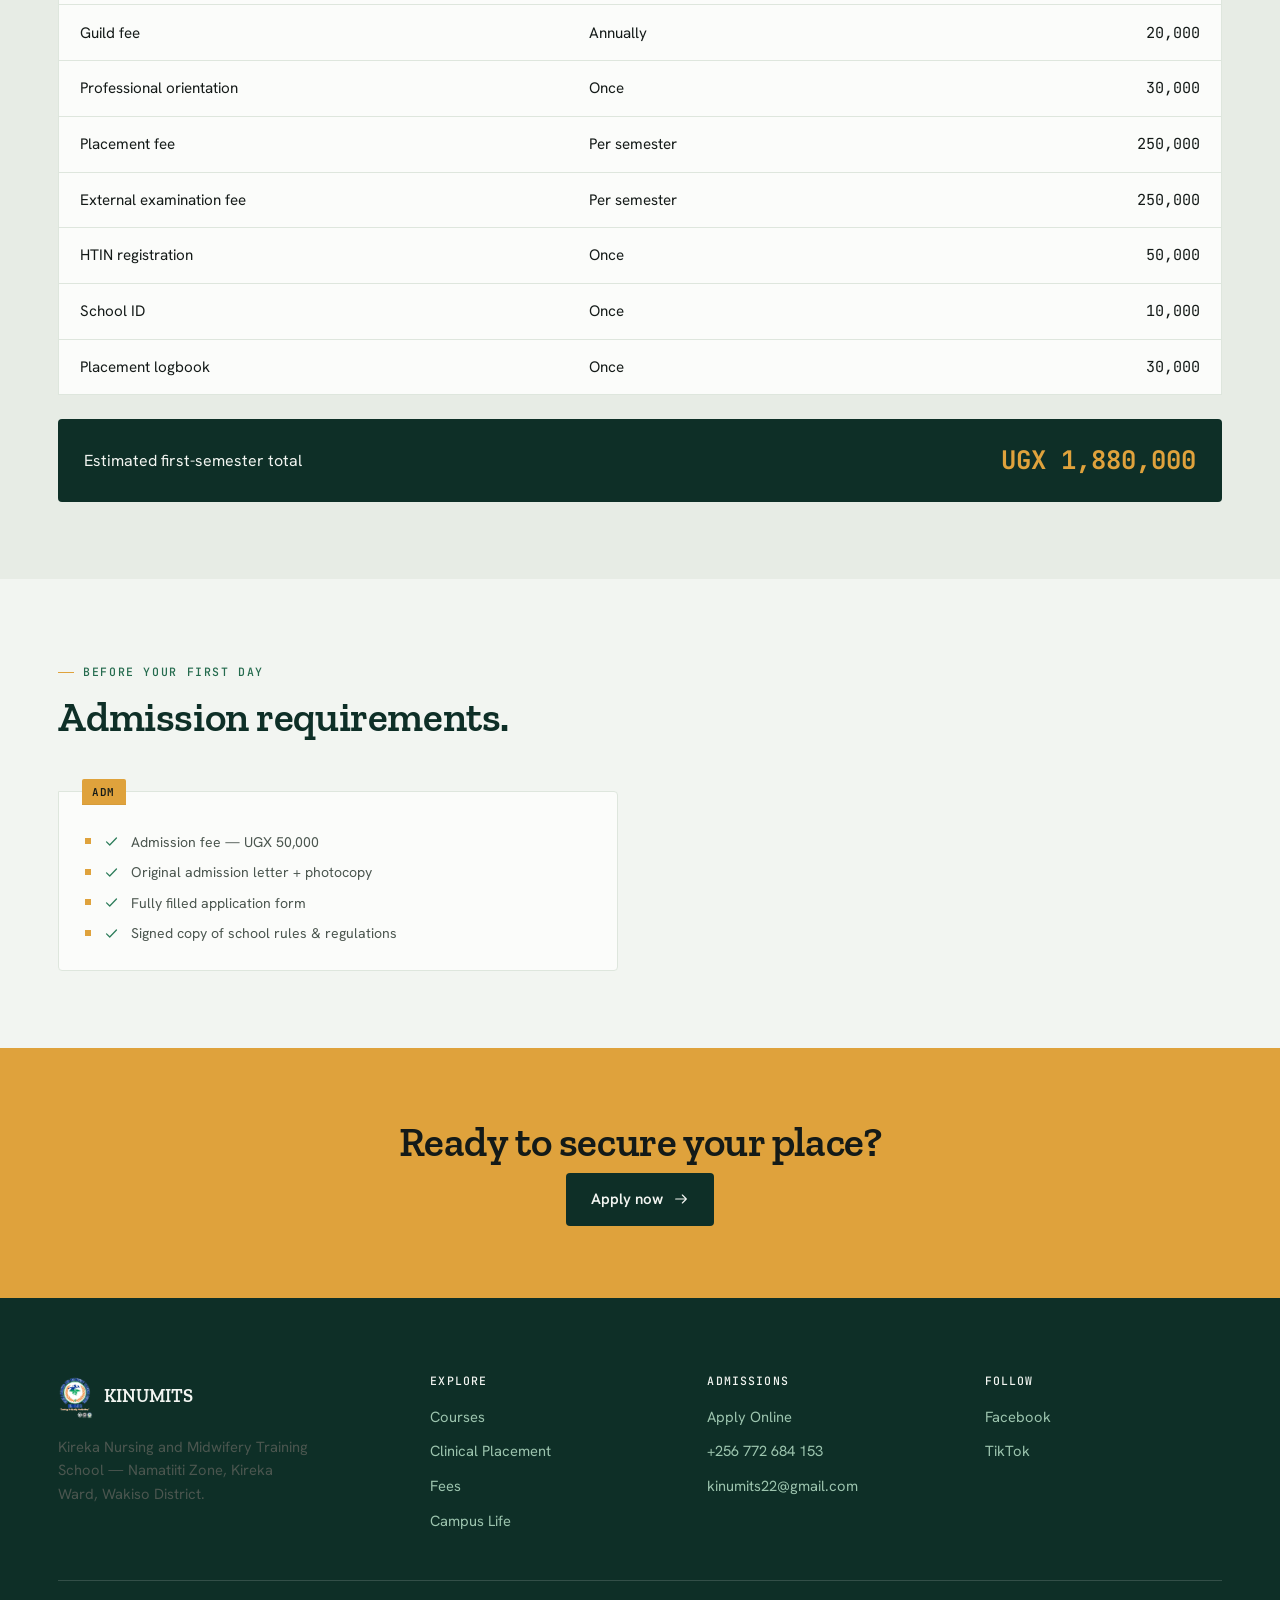
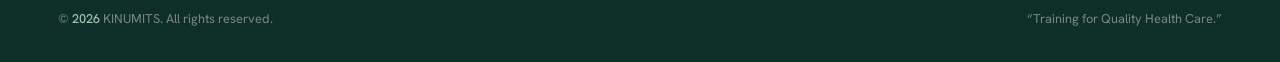
<file: fees.html>
<!DOCTYPE html>
<html lang="en">
<head>
<meta charset="UTF-8">
<meta name="viewport" content="width=device-width, initial-scale=1.0">
<title>Fees — KINUMITS</title>
<meta name="description" content="A clear, published KINUMITS fee structure — tuition, accommodation, feeding and clinical placement costs, with an estimated first-semester total of UGX 1,880,000.">
<link rel="icon" href="assets/favicon-32.png" sizes="32x32" type="image/png">
<link rel="icon" href="assets/favicon-64.png" sizes="64x64" type="image/png">
<link rel="apple-touch-icon" href="assets/apple-touch-icon.png">
<link rel="preconnect" href="https://fonts.googleapis.com">
<link rel="preconnect" href="https://fonts.gstatic.com" crossorigin>
<link href="https://fonts.googleapis.com/css2?family=Zilla+Slab:ital,wght@0,400;0,500;0,600;0,700;1,500&family=Hanken+Grotesk:wght@400;500;600;700;800&family=JetBrains+Mono:wght@400;500;600;700&display=swap" rel="stylesheet">
<link rel="stylesheet" href="css/styles.css">
</head>
<body>

<svg style="display:none" aria-hidden="true"><defs>
<symbol id="i-check" viewBox="0 0 24 24"><path d="M5 12.5l4.5 4.5L19 7" fill="none" stroke="currentColor" stroke-width="1.8" stroke-linecap="round" stroke-linejoin="round"/></symbol>
<symbol id="i-arrow-right" viewBox="0 0 24 24"><path d="M4 12h16M14 6l6 6-6 6" fill="none" stroke="currentColor" stroke-width="1.7" stroke-linecap="round" stroke-linejoin="round"/></symbol>
</defs></svg>

<div class="utility-strip">
  <div class="container">
    <span class="u-status"><span class="dot"></span>Applications open — next intake Jan/Feb &amp; Jul/Aug</span>
    <div class="u-meta"><span>UHPAB Licensed</span><span>Wakiso District</span><span>+256 772 684 153</span></div>
  </div>
</div>

<header class="site-header">
  <nav class="nav">
    <a href="index.html" class="brand">
      <img src="assets/logo-mark.png" alt="KINUMITS crest">
      <span class="word">KINUMITS<small>Training for Quality Health Care</small></span>
    </a>
    <ul class="nav-links">
      <li><a href="index.html">Home</a></li>
      <li><a href="about.html">About</a></li>
      <li><a href="courses.html">Courses</a></li>
      <li><a href="placement.html">Clinical Placement</a></li>
      <li><a href="campus.html">Campus Life</a></li>
      <li><a href="fees.html" class="active">Fees</a></li>
      <li><a href="contact.html">Contact</a></li>
    </ul>
    <div class="nav-cta">
      <a href="apply.html" class="btn btn-gold btn-sm"><span class="btn-label">Apply Now</span><svg class="icon arr" width="15" height="15"><use href="#i-arrow-right"/></svg></a>
      <button class="nav-toggle" aria-label="Toggle menu" aria-expanded="false">
        <svg width="24" height="24" viewBox="0 0 24 24" fill="none" stroke="currentColor" stroke-width="2"><line class="l1" x1="3" y1="6" x2="21" y2="6"/><line class="l2" x1="3" y1="12" x2="21" y2="12"/><line class="l3" x1="3" y1="18" x2="21" y2="18"/></svg>
      </button>
    </div>
  </nav>
</header>

<section class="page-header">
  <div class="crumb"><a href="index.html">Home</a><span>/</span><span>Fees</span></div>
  <div class="container" style="padding:0 clamp(1.25rem,3vw,2.75rem);">
    <h1>A clear, published fee structure — no hidden costs.</h1>
    <p class="lede">First-semester estimate: approximately UGX 1,880,000. Full breakdown below.</p>
  </div>
</section>

<section>
  <div class="container">
    <div class="section-head">
      <span class="eyebrow">Per-semester core costs</span>
      <h2>Tuition &amp; upkeep.</h2>
    </div>
    <div class="table-wrap">
      <table class="chart-table">
        <thead><tr><th>Item</th><th>Amount (UGX)</th></tr></thead>
        <tbody>
          <tr><td>Tuition</td><td>700,000</td></tr>
          <tr><td>Accommodation</td><td>100,000</td></tr>
          <tr><td>Feeding</td><td>250,000</td></tr>
          <tr><td>Functional / Maintenance</td><td>50,000</td></tr>
          <tr><td>Computer</td><td>20,000</td></tr>
          <tr><td>Internal exams</td><td>50,000</td></tr>
        </tbody>
        <tfoot><tr><td>Subtotal (per semester)</td><td>1,170,000</td></tr></tfoot>
      </table>
    </div>
  </div>
</section>

<section class="bg-dim">
  <div class="container">
    <div class="section-head">
      <span class="eyebrow">Additional fees</span>
      <h2>Annual &amp; one-time costs.</h2>
    </div>
    <div class="table-wrap">
      <table class="chart-table">
        <thead><tr><th>Item</th><th style="text-align:left;">Frequency</th><th>Amount (UGX)</th></tr></thead>
        <tbody>
          <tr><td>Games &amp; sports</td><td style="text-align:left;">Annually</td><td>20,000</td></tr>
          <tr><td>Development fees</td><td style="text-align:left;">Annually</td><td>50,000</td></tr>
          <tr><td>Guild fee</td><td style="text-align:left;">Annually</td><td>20,000</td></tr>
          <tr><td>Professional orientation</td><td style="text-align:left;">Once</td><td>30,000</td></tr>
          <tr><td>Placement fee</td><td style="text-align:left;">Per semester</td><td>250,000</td></tr>
          <tr><td>External examination fee</td><td style="text-align:left;">Per semester</td><td>250,000</td></tr>
          <tr><td>HTIN registration</td><td style="text-align:left;">Once</td><td>50,000</td></tr>
          <tr><td>School ID</td><td style="text-align:left;">Once</td><td>10,000</td></tr>
          <tr><td>Placement logbook</td><td style="text-align:left;">Once</td><td>30,000</td></tr>
        </tbody>
      </table>
    </div>
    <div class="fee-total-card">
      <span>Estimated first-semester total</span>
      <span class="amt">UGX 1,880,000</span>
    </div>
  </div>
</section>

<section>
  <div class="container">
    <div class="section-head">
      <span class="eyebrow">Before your first day</span>
      <h2>Admission requirements.</h2>
    </div>
    <div class="tab-card reveal" style="max-width:560px;">
      <span class="tab c-gold">ADM</span>
      <ul class="check-list" style="margin-top:.5rem;">
        <li><svg><use href="#i-check"/></svg>Admission fee — UGX 50,000</li>
        <li><svg><use href="#i-check"/></svg>Original admission letter + photocopy</li>
        <li><svg><use href="#i-check"/></svg>Fully filled application form</li>
        <li><svg><use href="#i-check"/></svg>Signed copy of school rules &amp; regulations</li>
      </ul>
    </div>
  </div>
</section>

<section class="cta-band">
  <div class="container">
    <h2>Ready to secure your place?</h2>
    <a href="apply.html" class="btn btn-dark" style="margin-top:.5rem;">Apply now <svg class="icon arr"><use href="#i-arrow-right"/></svg></a>
  </div>
</section>

<footer class="site-footer">
  <div class="container">
    <div class="footer-top">
      <div>
        <div class="footer-brand"><img src="assets/logo-mark.png" alt="KINUMITS crest"><span>KINUMITS</span></div>
        <p style="max-width:32ch; font-size:.92rem;">Kireka Nursing and Midwifery Training School — Namatiiti Zone, Kireka Ward, Wakiso District.</p>
      </div>
      <div class="footer-col"><h4>Explore</h4><ul>
        <li><a href="courses.html">Courses</a></li><li><a href="placement.html">Clinical Placement</a></li>
        <li><a href="fees.html">Fees</a></li><li><a href="campus.html">Campus Life</a></li>
      </ul></div>
      <div class="footer-col"><h4>Admissions</h4><ul>
        <li><a href="apply.html">Apply Online</a></li><li><a href="tel:+256772684153">+256 772 684 153</a></li>
        <li><a href="mailto:kinumits22@gmail.com">kinumits22@gmail.com</a></li>
      </ul></div>
      <div class="footer-col"><h4>Follow</h4><ul><li><a href="#">Facebook</a></li><li><a href="#">TikTok</a></li></ul></div>
    </div>
    <div class="footer-bottom">
      <span>© <strong id="year"></strong> KINUMITS. All rights reserved.</span>
      <span>&ldquo;Training for Quality Health Care.&rdquo;</span>
    </div>
  </div>
</footer>

<script src="js/main.js"></script>
</body>
</html>
</file>
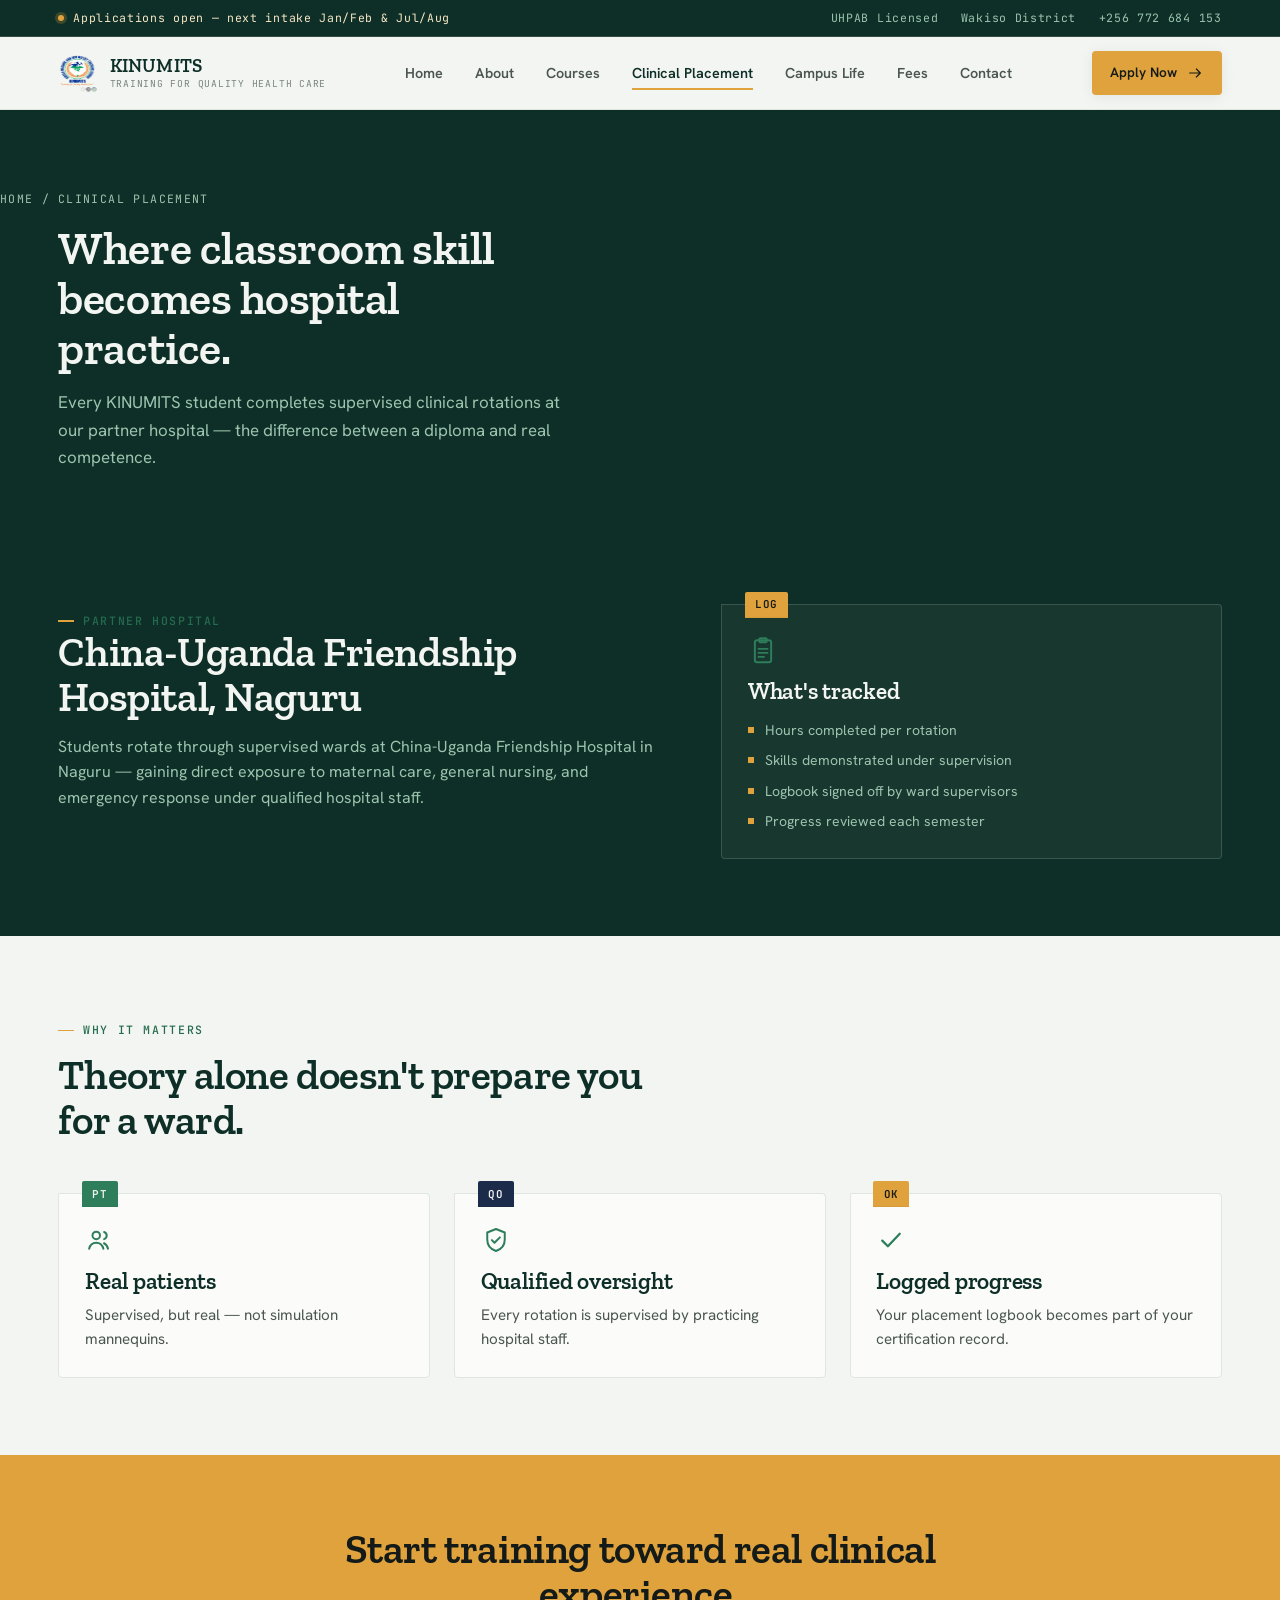
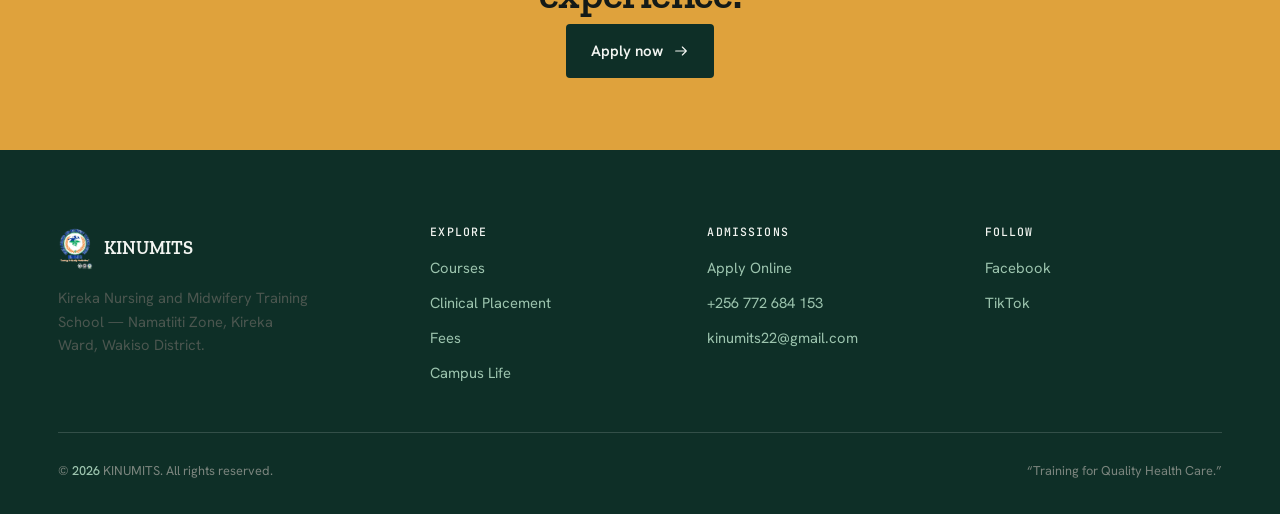
<file: placement.html>
<!DOCTYPE html>
<html lang="en">
<head>
<meta charset="UTF-8">
<meta name="viewport" content="width=device-width, initial-scale=1.0">
<title>Clinical Placement — KINUMITS</title>
<meta name="description" content="Every KINUMITS student completes supervised clinical rotations at China-Uganda Friendship Hospital, Naguru — real ward exposure, tracked in a placement logbook.">
<link rel="icon" href="assets/favicon-32.png" sizes="32x32" type="image/png">
<link rel="icon" href="assets/favicon-64.png" sizes="64x64" type="image/png">
<link rel="apple-touch-icon" href="assets/apple-touch-icon.png">
<link rel="preconnect" href="https://fonts.googleapis.com">
<link rel="preconnect" href="https://fonts.gstatic.com" crossorigin>
<link href="https://fonts.googleapis.com/css2?family=Zilla+Slab:ital,wght@0,400;0,500;0,600;0,700;1,500&family=Hanken+Grotesk:wght@400;500;600;700;800&family=JetBrains+Mono:wght@400;500;600;700&display=swap" rel="stylesheet">
<link rel="stylesheet" href="css/styles.css">
</head>
<body>

<svg style="display:none" aria-hidden="true"><defs>
<symbol id="i-building" viewBox="0 0 24 24"><rect x="4.5" y="3.2" width="15" height="17.6" rx="1" fill="none" stroke="currentColor" stroke-width="1.6"/><path d="M8 7.4h2.2M13.8 7.4H16M8 11.4h2.2M13.8 11.4H16M8 15.4h2.2M13.8 15.4H16" stroke="currentColor" stroke-width="1.4" stroke-linecap="round"/><path d="M9.6 20.8v-3.4h4.8v3.4" stroke="currentColor" stroke-width="1.6" stroke-linejoin="round"/></symbol>
<symbol id="i-clipboard" viewBox="0 0 24 24"><rect x="5.5" y="4.2" width="13" height="17.6" rx="1.8" fill="none" stroke="currentColor" stroke-width="1.6"/><rect x="9" y="2.5" width="6" height="3.2" rx="1" fill="none" stroke="currentColor" stroke-width="1.6"/><path d="M8.3 11h7.4M8.3 14.2h7.4M8.3 17.4h4.6" stroke="currentColor" stroke-width="1.4" stroke-linecap="round"/></symbol>
<symbol id="i-users" viewBox="0 0 24 24"><circle cx="9" cy="8.3" r="3" fill="none" stroke="currentColor" stroke-width="1.6"/><path d="M3.3 19c.8-3.2 3-4.8 5.7-4.8s4.9 1.6 5.7 4.8" fill="none" stroke="currentColor" stroke-width="1.6" stroke-linecap="round" stroke-linejoin="round"/><path d="M15.3 5.6a3 3 0 0 1 0 5.7M18.4 19c-.5-2.1-1.6-3.6-3.2-4.4" fill="none" stroke="currentColor" stroke-width="1.6" stroke-linecap="round" stroke-linejoin="round"/></symbol>
<symbol id="i-shield" viewBox="0 0 24 24"><path d="M12 3.2 19 6v5.5c0 5-3.2 8-7 9.3-3.8-1.3-7-4.3-7-9.3V6l7-2.8Z" fill="none" stroke="currentColor" stroke-width="1.6" stroke-linejoin="round"/><path d="M8.7 12.1l2.1 2.1 4.3-4.3" fill="none" stroke="currentColor" stroke-width="1.6" stroke-linecap="round" stroke-linejoin="round"/></symbol>
<symbol id="i-check" viewBox="0 0 24 24"><path d="M5 12.5l4.5 4.5L19 7" fill="none" stroke="currentColor" stroke-width="1.8" stroke-linecap="round" stroke-linejoin="round"/></symbol>
<symbol id="i-arrow-right" viewBox="0 0 24 24"><path d="M4 12h16M14 6l6 6-6 6" fill="none" stroke="currentColor" stroke-width="1.7" stroke-linecap="round" stroke-linejoin="round"/></symbol>
</defs></svg>

<div class="utility-strip">
  <div class="container">
    <span class="u-status"><span class="dot"></span>Applications open — next intake Jan/Feb &amp; Jul/Aug</span>
    <div class="u-meta"><span>UHPAB Licensed</span><span>Wakiso District</span><span>+256 772 684 153</span></div>
  </div>
</div>

<header class="site-header">
  <nav class="nav">
    <a href="index.html" class="brand">
      <img src="assets/logo-mark.png" alt="KINUMITS crest">
      <span class="word">KINUMITS<small>Training for Quality Health Care</small></span>
    </a>
    <ul class="nav-links">
      <li><a href="index.html">Home</a></li>
      <li><a href="about.html">About</a></li>
      <li><a href="courses.html">Courses</a></li>
      <li><a href="placement.html" class="active">Clinical Placement</a></li>
      <li><a href="campus.html">Campus Life</a></li>
      <li><a href="fees.html">Fees</a></li>
      <li><a href="contact.html">Contact</a></li>
    </ul>
    <div class="nav-cta">
      <a href="apply.html" class="btn btn-gold btn-sm"><span class="btn-label">Apply Now</span><svg class="icon arr" width="15" height="15"><use href="#i-arrow-right"/></svg></a>
      <button class="nav-toggle" aria-label="Toggle menu" aria-expanded="false">
        <svg width="24" height="24" viewBox="0 0 24 24" fill="none" stroke="currentColor" stroke-width="2"><line class="l1" x1="3" y1="6" x2="21" y2="6"/><line class="l2" x1="3" y1="12" x2="21" y2="12"/><line class="l3" x1="3" y1="18" x2="21" y2="18"/></svg>
      </button>
    </div>
  </nav>
</header>

<section class="page-header">
  <div class="crumb"><a href="index.html">Home</a><span>/</span><span>Clinical Placement</span></div>
  <div class="container" style="padding:0 clamp(1.25rem,3vw,2.75rem);">
    <h1>Where classroom skill becomes hospital practice.</h1>
    <p class="lede">Every KINUMITS student completes supervised clinical rotations at our partner hospital — the difference between a diploma and real competence.</p>
  </div>
</section>

<section class="spotlight">
  <div class="container">
    <div class="reveal">
      <span class="eyebrow">Partner Hospital</span>
      <h2>China-Uganda Friendship Hospital, Naguru</h2>
      <p style="margin-top:.9rem;">Students rotate through supervised wards at China-Uganda Friendship Hospital in Naguru — gaining direct exposure to maternal care, general nursing, and emergency response under qualified hospital staff.</p>
    </div>
    <div class="tab-card on-dark reveal">
      <span class="tab c-gold">LOG</span>
      <svg class="icon"><use href="#i-clipboard"/></svg>
      <h3>What's tracked</h3>
      <ul>
        <li>Hours completed per rotation</li>
        <li>Skills demonstrated under supervision</li>
        <li>Logbook signed off by ward supervisors</li>
        <li>Progress reviewed each semester</li>
      </ul>
    </div>
  </div>
</section>

<section>
  <div class="container">
    <div class="section-head">
      <span class="eyebrow">Why it matters</span>
      <h2>Theory alone doesn't prepare you for a ward.</h2>
    </div>
    <div class="grid grid-3">
      <div class="tab-card reveal">
        <span class="tab c-green">PT</span>
        <svg class="icon"><use href="#i-users"/></svg>
        <h3>Real patients</h3>
        <p>Supervised, but real — not simulation mannequins.</p>
      </div>
      <div class="tab-card reveal">
        <span class="tab c-navy">QO</span>
        <svg class="icon"><use href="#i-shield"/></svg>
        <h3>Qualified oversight</h3>
        <p>Every rotation is supervised by practicing hospital staff.</p>
      </div>
      <div class="tab-card reveal">
        <span class="tab c-gold">OK</span>
        <svg class="icon"><use href="#i-check"/></svg>
        <h3>Logged progress</h3>
        <p>Your placement logbook becomes part of your certification record.</p>
      </div>
    </div>
  </div>
</section>

<section class="cta-band">
  <div class="container">
    <h2>Start training toward real clinical experience.</h2>
    <a href="apply.html" class="btn btn-dark" style="margin-top:.5rem;">Apply now <svg class="icon arr"><use href="#i-arrow-right"/></svg></a>
  </div>
</section>

<footer class="site-footer">
  <div class="container">
    <div class="footer-top">
      <div>
        <div class="footer-brand"><img src="assets/logo-mark.png" alt="KINUMITS crest"><span>KINUMITS</span></div>
        <p style="max-width:32ch; font-size:.92rem;">Kireka Nursing and Midwifery Training School — Namatiiti Zone, Kireka Ward, Wakiso District.</p>
      </div>
      <div class="footer-col"><h4>Explore</h4><ul>
        <li><a href="courses.html">Courses</a></li><li><a href="placement.html">Clinical Placement</a></li>
        <li><a href="fees.html">Fees</a></li><li><a href="campus.html">Campus Life</a></li>
      </ul></div>
      <div class="footer-col"><h4>Admissions</h4><ul>
        <li><a href="apply.html">Apply Online</a></li><li><a href="tel:+256772684153">+256 772 684 153</a></li>
        <li><a href="mailto:kinumits22@gmail.com">kinumits22@gmail.com</a></li>
      </ul></div>
      <div class="footer-col"><h4>Follow</h4><ul><li><a href="#">Facebook</a></li><li><a href="#">TikTok</a></li></ul></div>
    </div>
    <div class="footer-bottom">
      <span>© <strong id="year"></strong> KINUMITS. All rights reserved.</span>
      <span>&ldquo;Training for Quality Health Care.&rdquo;</span>
    </div>
  </div>
</footer>

<script src="js/main.js"></script>
</body>
</html>
</file>
<file: css/styles.css>
/* ============================================================
   KINUMITS — Kireka Nursing & Midwifery Training School
   Design system: "Chart" — clinical precision, editorial warmth
   Palette drawn from the school's own crest (navy / green / gold)
   deepened into an accessible, restrained, hospital-grade system.
   ============================================================ */

:root{
  /* ---- Color tokens ---- */
  --paper:       #F2F5F1;   /* base background — cool, clean, not cream */
  --paper-dim:   #E7ECE5;   /* alternating section background */
  --paper-line:  #DEE6DD;   /* hairline borders on paper */
  --card:        #FBFCFA;   /* raised card surface, just off paper */

  --ink:         #141A18;   /* primary text */
  --ink-soft:    #4B564F;   /* secondary text */
  --ink-faint:   #7B857E;   /* tertiary / meta text */

  --scrub-950:   #0E2F27;   /* deep clinical green — dark surfaces, headings */
  --scrub-800:   #163C31;
  --scrub-700:   #256B4E;   /* accessible mid-green — links, small text accents */
  --scrub-500:   #2E7D5B;   /* decorative green — icons, borders, larger accents */
  --scrub-300:   #9CC4AE;   /* pale green — dark-surface secondary text */

  --navy-800:    #1C2B4A;   /* secondary structural accent */
  --navy-600:    #30456F;

  --gold-500:    #DFA23C;   /* spark accent — CTAs, tabs, highlights */
  --gold-600:    #C98A28;   /* gold hover / deeper variant */
  --gold-100:    #F7E7C6;

  --line-dark:   rgba(242,245,241,0.16);
  --shadow-sm:   0 2px 14px rgba(14,31,26,0.07);
  --shadow-md:   0 18px 44px rgba(14,31,26,0.16);
  --shadow-gold: 0 14px 30px rgba(223,162,60,0.28);

  /* ---- Type ---- */
  --display: "Zilla Slab", Georgia, "Times New Roman", serif;
  --body:    "Hanken Grotesk", -apple-system, BlinkMacSystemFont, "Segoe UI", sans-serif;
  --mono:    "JetBrains Mono", ui-monospace, "SFMono-Regular", Menlo, monospace;

  /* ---- Shape / layout ---- */
  --radius:      4px;
  --radius-lg:   6px;
  --radius-pill: 999px;
  --container:   1240px;
  --container-narrow: 820px;
}

/* ---------------------------------- Reset & base ---------------------------------- */
*{ box-sizing:border-box; margin:0; padding:0; }
html{ scroll-behavior:smooth; }
@media (prefers-reduced-motion: reduce){
  html{ scroll-behavior:auto; }
  *{ animation-duration:0.01ms !important; animation-iteration-count:1 !important; transition-duration:0.01ms !important; scroll-behavior:auto !important; }
}

body{
  font-family:var(--body);
  color:var(--ink);
  background:var(--paper);
  line-height:1.6;
  font-size:16px;
  -webkit-font-smoothing:antialiased;
  text-rendering:optimizeLegibility;
}

img{ max-width:100%; display:block; }
a{ color:inherit; text-decoration:none; }
ul,ol{ list-style:none; }
button{ font-family:inherit; }
input,select,textarea{ font-family:inherit; font-size:inherit; }
svg{ display:block; }

h1,h2,h3,h4{
  font-family:var(--display);
  font-weight:600;
  line-height:1.08;
  letter-spacing:-0.01em;
  color:var(--scrub-950);
}
h1{ font-size:clamp(2.5rem, 4.6vw + 1rem, 4.6rem); font-weight:600; }
h2{ font-size:clamp(1.9rem, 1.6vw + 1.3rem, 2.75rem); }
h3{ font-size:clamp(1.2rem, 0.5vw + 1.05rem, 1.45rem); }
h4{ font-size:1.05rem; }

p{ color:var(--ink-soft); }
/* Inline prose links only (e.g. a mailto: mentioned mid-sentence). Structural
   link lists — nav, footer, directory — opt out and style hover state themselves,
   so this rule must stay scoped to `p a` and never widen to a bare `li a`. */
p a{ text-decoration:underline; text-decoration-color:var(--paper-line); text-underline-offset:3px; transition:text-decoration-color .2s ease; }
p a:hover{ text-decoration-color:currentColor; }

.container{ max-width:var(--container); margin:0 auto; padding:0 clamp(1.25rem, 3vw, 2.75rem); }
.container-narrow{ max-width:var(--container-narrow); margin:0 auto; padding:0 clamp(1.25rem, 3vw, 2.75rem); }

section{ padding:clamp(3.5rem, 6vw, 6.5rem) 0; }
.section-tight{ padding:clamp(2.25rem, 4vw, 3.5rem) 0; }
.bg-dim{ background:var(--paper-dim); }
.bg-deep{ background:var(--scrub-950); color:var(--paper); }
.bg-deep h2, .bg-deep h3{ color:var(--paper); }
.bg-deep p{ color:var(--scrub-300); }

.text-center{ text-align:center; }
.mx-auto{ margin-left:auto; margin-right:auto; }

/* ---------------------------------- Eyebrows / tags ---------------------------------- */
.eyebrow{
  display:inline-flex; align-items:center; gap:.55rem;
  font-family:var(--mono); font-size:.72rem; font-weight:500;
  letter-spacing:.14em; text-transform:uppercase; color:var(--scrub-700);
}
.eyebrow::before{ content:""; width:16px; height:1.5px; background:var(--gold-500); flex:none; }
.bg-deep .eyebrow{ color:var(--scrub-300); }
.bg-deep .eyebrow::before{ background:var(--gold-500); }

.pill{
  display:inline-flex; align-items:center; gap:.5rem;
  font-family:var(--mono); font-size:.7rem; letter-spacing:.08em; text-transform:uppercase;
  padding:.45rem .85rem; border-radius:var(--radius-pill); border:1px solid var(--paper-line);
  color:var(--ink-soft); background:var(--card);
}
.pill .dot{ width:6px; height:6px; border-radius:50%; background:var(--gold-500); flex:none; }
.pill.on-dark{ border-color:var(--line-dark); background:rgba(242,245,241,0.05); color:var(--scrub-300); }

/* ---------------------------------- Buttons ---------------------------------- */
.btn{
  display:inline-flex; align-items:center; justify-content:center; gap:.6rem;
  font-family:var(--body); font-weight:600; font-size:.94rem;
  padding:.85rem 1.5rem; border-radius:var(--radius); border:1.5px solid transparent;
  cursor:pointer; transition:transform .18s ease, box-shadow .18s ease, background-color .18s ease, border-color .18s ease, color .18s ease;
  white-space:nowrap;
}
.btn svg{ width:16px; height:16px; transition:transform .25s cubic-bezier(.16,1,.3,1); flex:none; }
.btn:hover svg.arr{ transform:translateX(4px); }
.btn:focus-visible{ outline:2.5px solid var(--gold-500); outline-offset:2px; }

.btn-gold{ background:var(--gold-500); color:var(--ink); box-shadow:var(--shadow-sm); }
.btn-gold:hover{ background:var(--gold-600); box-shadow:var(--shadow-gold); transform:translateY(-2px); }

.btn-dark{ background:var(--scrub-950); color:var(--paper); }
.btn-dark:hover{ background:var(--scrub-800); transform:translateY(-2px); box-shadow:var(--shadow-md); }

.btn-line{ background:transparent; border-color:var(--scrub-950); color:var(--scrub-950); }
.btn-line:hover{ background:var(--scrub-950); color:var(--paper); }

.btn-ghost-light{ background:transparent; border-color:rgba(242,245,241,0.35); color:var(--paper); }
.btn-ghost-light:hover{ background:rgba(242,245,241,0.1); border-color:rgba(242,245,241,0.7); }

.btn-block{ width:100%; }
.btn-sm{ padding:.65rem 1.1rem; font-size:.85rem; }

/* ---------------------------------- Utility strip ---------------------------------- */
.utility-strip{
  background:var(--scrub-950); color:var(--scrub-300);
  font-family:var(--mono); font-size:.72rem; letter-spacing:.06em;
  border-bottom:1px solid var(--line-dark);
}
.utility-strip .container{
  display:flex; align-items:center; justify-content:space-between; gap:1rem;
  padding-top:.55rem; padding-bottom:.55rem; flex-wrap:wrap;
}
.utility-strip .u-status{ display:inline-flex; align-items:center; gap:.55rem; color:var(--gold-100); }
.utility-strip .u-status .dot{
  width:6px; height:6px; border-radius:50%; background:var(--gold-500); flex:none;
  box-shadow:0 0 0 3px rgba(223,162,60,0.22);
  animation:breathe 2.6s ease-in-out infinite;
}
@keyframes breathe{ 0%,100%{ opacity:1; } 50%{ opacity:.45; } }
.utility-strip .u-meta{ display:flex; gap:1.4rem; flex-wrap:wrap; color:var(--scrub-300); }
@media (max-width:720px){ .utility-strip .u-meta{ display:none; } }

/* ---------------------------------- Header / nav ---------------------------------- */
.site-header{
  position:sticky; top:0; z-index:100;
  background:var(--paper);
  border-bottom:1px solid var(--paper-line);
  transition:box-shadow .25s ease, padding .25s ease;
}
/* Note: intentionally no backdrop-filter here — it would create a new CSS
   containing block for this ancestor, which traps the mobile nav's
   position:fixed, full-viewport menu inside the header's own small box
   instead of the viewport. Keep header background fully opaque instead. */
.site-header.is-scrolled{ box-shadow:0 6px 24px rgba(14,31,26,0.08); }
.nav{
  display:flex; align-items:center; justify-content:space-between;
  max-width:var(--container); margin:0 auto; padding:.85rem clamp(1.25rem, 3vw, 2.75rem);
}
.brand{ display:flex; align-items:center; gap:.7rem; }
.brand img{ height:40px; width:40px; flex:none; }
.brand .word{
  font-family:var(--display); font-weight:600; font-size:1.18rem; color:var(--scrub-950);
  letter-spacing:.01em; line-height:1.1;
}
.brand small{
  display:block; font-family:var(--mono); font-weight:400; font-size:.6rem;
  letter-spacing:.08em; text-transform:uppercase; color:var(--ink-faint); margin-top:.15rem;
}

.nav-links{ display:flex; gap:2rem; align-items:center; }
.nav-links a{
  font-family:var(--body); font-weight:600; font-size:.9rem; color:var(--ink-soft);
  position:relative; padding:.3rem 0;
}
.nav-links a::after{
  content:""; position:absolute; left:0; bottom:-3px; width:0; height:2px;
  background:var(--gold-500); transition:width .25s cubic-bezier(.16,1,.3,1);
}
.nav-links a:hover{ color:var(--scrub-950); }
.nav-links a:hover::after, .nav-links a.active::after{ width:100%; }
.nav-links a.active{ color:var(--scrub-950); }

.nav-cta{ display:flex; align-items:center; gap:1rem; }
.nav-toggle{
  display:none; background:none; border:none; cursor:pointer; padding:6px; color:var(--scrub-950);
}

@media (max-width:920px){
  .nav-links{
    position:fixed; inset:0; top:0; background:var(--scrub-950);
    flex-direction:column; justify-content:center; align-items:center; gap:2rem;
    z-index:150; opacity:0; visibility:hidden; transition:opacity .3s ease, visibility .3s ease;
  }
  .nav-links.open{ opacity:1; visibility:visible; }
  .nav-links a{ color:var(--paper); font-size:1.2rem; font-family:var(--display); font-weight:600; }
  .nav-links a::after{ background:var(--gold-500); }
  .nav-links a.active{ color:var(--gold-500); }
  .brand small{ display:none; }
  .nav-cta .btn-label{ display:inline; }
  .nav-cta .btn-gold{ padding:.65rem 1rem; font-size:.86rem; }
  .nav-toggle{ display:flex; position:relative; z-index:160; }
  .nav-toggle.is-open svg .l1{ transform:translateY(6px) rotate(45deg); }
  .nav-toggle.is-open svg .l2{ opacity:0; }
  .nav-toggle.is-open svg .l3{ transform:translateY(-6px) rotate(-45deg); }
  .nav-toggle.is-open{ color:var(--paper); }
  .nav-toggle svg line{ transition:transform .25s ease, opacity .2s ease; transform-origin:center; }
}
.nav-toggle.is-open ~ .nav-links,
body.nav-open .nav-links{ opacity:1; visibility:visible; }
body.nav-open{ overflow:hidden; }

/* ---------------------------------- Wayfinding directory strip ---------------------------------- */
.directory{
  background:var(--scrub-950); border-top:1px solid var(--line-dark); border-bottom:1px solid var(--line-dark);
  overflow-x:auto; scrollbar-width:none;
}
.directory::-webkit-scrollbar{ display:none; }
.directory .row{
  display:flex; align-items:center; gap:0; max-width:var(--container); margin:0 auto;
  padding:0 clamp(1.25rem, 3vw, 2.75rem); width:max-content; min-width:100%;
}
.directory a{
  display:flex; align-items:center; gap:.6rem; font-family:var(--mono); font-size:.78rem;
  letter-spacing:.1em; text-transform:uppercase; color:var(--paper); padding:.95rem 1.3rem;
  border-right:1px solid var(--line-dark); white-space:nowrap; transition:background .2s ease, color .2s ease;
}
.directory a:first-child{ padding-left:0; }
.directory a:hover{ color:var(--gold-500); background:rgba(242,245,241,0.03); }
.directory a svg{ width:13px; height:13px; opacity:.65; }

/* ---------------------------------- Home hero ---------------------------------- */
.hero{ position:relative; background:var(--paper); overflow:hidden; padding-top:clamp(2.5rem, 6vh, 4.5rem); padding-bottom:0; }
.hero .container{ display:grid; grid-template-columns:1.05fr .95fr; gap:clamp(2rem, 4vw, 4rem); align-items:center; }

.hero-copy{ max-width:56ch; }
.hero-copy .eyebrow{ margin-bottom:1.4rem; }
.hero-copy h1{ margin-bottom:1.5rem; }
.hero-copy h1 em{
  font-style:italic; color:var(--scrub-700); font-weight:600;
  text-decoration:underline; text-decoration-color:var(--gold-500); text-decoration-thickness:3px; text-underline-offset:6px;
}
.hero-desc{ font-size:1.08rem; line-height:1.7; max-width:50ch; margin-bottom:2rem; }
.hero-desc strong{ color:var(--scrub-950); font-weight:700; }
.hero-actions{ display:flex; gap:1rem; flex-wrap:wrap; margin-bottom:2.75rem; }

.hero-pulse{ margin-top:2rem; }
.hero-pulse svg{ width:100%; height:30px; display:block; overflow:visible; }
.hero-pulse .pulse-trace{ fill:none; stroke:var(--paper-line); stroke-width:2; stroke-linecap:round; stroke-linejoin:round; }
.hero-pulse .pulse-sweep{
  fill:none; stroke:var(--gold-500); stroke-width:2.4; stroke-linecap:round; stroke-linejoin:round;
  /* dasharray sum must equal the path's true rendered length (measured via
     getTotalLength(), ~1587.9 — NOT the raw viewBox width) so exactly one
     blip is ever visible and the loop point is seamless. */
  stroke-dasharray:90 1498; stroke-dashoffset:0;
  animation:pulse-sweep 6s linear infinite;
  filter:drop-shadow(0 0 3px rgba(223,162,60,0.55));
}
@keyframes pulse-sweep{ to{ stroke-dashoffset:-1588; } }
@media (prefers-reduced-motion: reduce){
  .hero-pulse .pulse-sweep{ animation:none; stroke-dasharray:none; opacity:.85; }
}

.vitals{
  display:grid; grid-template-columns:repeat(4,auto); gap:1.75rem 2rem; padding-top:1.75rem;
}
.vitals .v b{
  display:flex; align-items:baseline; gap:.15em; font-family:var(--mono); font-weight:700;
  font-size:1.55rem; color:var(--scrub-950);
}
.vitals .v b em{ font-style:normal; color:var(--gold-600); font-size:.55em; font-weight:600; }
.vitals .v span{ display:block; font-size:.74rem; color:var(--ink-faint); margin-top:.3rem; max-width:11ch; line-height:1.3; }

.hero-figure{ position:relative; }
.hero-frame{
  position:relative; border-radius:var(--radius-lg); overflow:hidden; aspect-ratio:4/5;
  box-shadow:var(--shadow-md); border:1px solid var(--paper-line);
}
.hero-frame img{ width:100%; height:100%; object-fit:cover; filter:saturate(0.94) contrast(1.05); }
.specimen-tag{
  position:absolute; left:-1px; bottom:1.6rem; max-width:78%;
  background:var(--card); border:1px solid var(--paper-line); border-left:4px solid var(--gold-500);
  padding:.85rem 1.1rem; box-shadow:var(--shadow-md);
}
.specimen-tag .fig{ font-family:var(--mono); font-size:.66rem; letter-spacing:.1em; color:var(--gold-600); text-transform:uppercase; }
.specimen-tag p{ font-family:var(--display); font-size:.92rem; color:var(--scrub-950); font-weight:600; margin-top:.3rem; line-height:1.3; }
.hero-corner{
  position:absolute; top:-14px; right:-14px; width:74px; height:74px; z-index:2;
}

@media (max-width:980px){
  .hero .container{ grid-template-columns:1fr; }
  .hero-figure{ order:-1; max-width:420px; margin:0 auto; }
  .vitals{ grid-template-columns:repeat(2,auto); }
}
@media (max-width:520px){
  .hero-actions .btn{ flex:1; }
  .specimen-tag{ max-width:88%; }
}
@media (max-width:380px){
  .nav{ padding-left:1rem; padding-right:1rem; gap:.5rem; }
  .brand .word{ font-size:1.02rem; }
  .brand img{ height:34px; width:34px; }
  .nav-cta{ gap:.6rem; }
  .nav-cta .btn-gold{ padding:.6rem .8rem; font-size:.82rem; }
}

/* ---------------------------------- Page header (inner pages) ---------------------------------- */
.page-header{ background:var(--scrub-950); color:var(--paper); padding:clamp(3rem,7vw,5rem) 0 clamp(2.5rem,5vw,3.5rem); position:relative; overflow:hidden; }
.page-header .crumb{
  font-family:var(--mono); font-size:.72rem; letter-spacing:.12em; text-transform:uppercase;
  color:var(--scrub-300); margin-bottom:1rem; display:flex; align-items:center; gap:.5rem;
}
.page-header .crumb a{ color:var(--scrub-300); }
.page-header .crumb a:hover{ color:var(--gold-500); }
.page-header h1{ color:var(--paper); max-width:18ch; font-size:clamp(2.1rem,3.6vw,3.1rem); }
.page-header .lede{ color:var(--scrub-300); margin-top:1rem; max-width:58ch; font-size:1.06rem; }
.page-header .mark{
  position:absolute; right:clamp(-40px,2vw,20px); top:50%; transform:translateY(-50%);
  width:clamp(140px,18vw,220px); opacity:.07; pointer-events:none;
}

/* ---------------------------------- Section headers ---------------------------------- */
.section-head{ max-width:640px; margin-bottom:clamp(2.25rem,4vw,3.25rem); }
.section-head h2{ margin-top:.85rem; }
.section-head p{ margin-top:.9rem; font-size:1.04rem; }
.section-head.center{ margin-left:auto; margin-right:auto; text-align:center; }

/* ---------------------------------- Grids ---------------------------------- */
.grid{ display:grid; gap:1.5rem; }
.grid-2{ grid-template-columns:repeat(2,1fr); }
.grid-3{ grid-template-columns:repeat(3,1fr); }
.grid-4{ grid-template-columns:repeat(4,1fr); }
@media (max-width:920px){ .grid-3{ grid-template-columns:repeat(2,1fr); } .grid-4{ grid-template-columns:repeat(2,1fr); } }
@media (max-width:640px){ .grid-2, .grid-3, .grid-4{ grid-template-columns:1fr; } }

/* ---------------------------------- Chart-tab card system (signature) ---------------------------------- */
.tab-card{
  position:relative; background:var(--card); border:1px solid var(--paper-line); border-radius:0 var(--radius) var(--radius) var(--radius);
  padding:1.9rem 1.6rem 1.6rem; transition:transform .22s ease, box-shadow .22s ease, border-color .22s ease;
}
.tab-card:hover{ transform:translateY(-3px); box-shadow:var(--shadow-md); border-color:transparent; }
.tab-card .tab{
  position:absolute; top:-13px; left:1.4rem; height:26px; padding:0 .65rem;
  display:inline-flex; align-items:center; font-family:var(--mono); font-size:.68rem; font-weight:600;
  letter-spacing:.06em; border-radius:2px 2px 0 0; box-shadow:0 -1px 0 rgba(0,0,0,0.04) inset;
}
.tab-card .tab.c-green{ background:var(--scrub-500); color:var(--paper); }
.tab-card .tab.c-gold{ background:var(--gold-500); color:var(--ink); }
.tab-card .tab.c-navy{ background:var(--navy-800); color:var(--paper); }
.tab-card .tab.c-deep{ background:var(--scrub-950); color:var(--paper); }
.tab-card h3{ margin-bottom:.55rem; }
.tab-card p{ font-size:.95rem; }
.tab-card .icon{ width:30px; height:30px; color:var(--scrub-500); margin-bottom:.9rem; }
.tab-card .meta{
  font-family:var(--mono); font-size:.72rem; letter-spacing:.05em; text-transform:uppercase;
  color:var(--ink-faint); margin-bottom:.75rem;
}
.tab-card ul{ margin-top:.9rem; display:flex; flex-direction:column; gap:.5rem; }
.tab-card ul li{ font-size:.88rem; color:var(--ink-soft); padding-left:1.1rem; position:relative; }
.tab-card ul li::before{
  content:""; position:absolute; left:0; top:.55em; width:6px; height:6px; background:var(--gold-500);
}
.tab-card.on-dark{ background:rgba(242,245,241,0.04); border-color:var(--line-dark); }
.tab-card.on-dark h3{ color:var(--paper); }
.tab-card.on-dark p{ color:var(--scrub-300); }
.tab-card.on-dark ul li{ color:var(--scrub-300); }

.tab-card.cta-card{ display:flex; flex-direction:column; justify-content:center; border-style:dashed; }

/* ---------------------------------- Feature list (form-field style) ---------------------------------- */
.field-list{ border-top:1px solid var(--paper-line); }
.field-list .item{
  display:grid; grid-template-columns:2.4rem 1fr; gap:1.1rem; padding:1.6rem 0; border-bottom:1px solid var(--paper-line);
}
.field-list .item .icon{ width:26px; height:26px; color:var(--scrub-500); }
.field-list .item h3{ margin-bottom:.35rem; font-size:1.1rem; }
.field-list .item p{ font-size:.92rem; }

/* ---------------------------------- Placement / dark spotlight band ---------------------------------- */
.spotlight{ background:var(--scrub-950); color:var(--paper); }
.spotlight .container{ display:grid; grid-template-columns:1.1fr .9fr; gap:clamp(2rem,4vw,4rem); align-items:start; }
.spotlight h2{ color:var(--paper); }
.spotlight p{ color:var(--scrub-300); }
@media (max-width:860px){ .spotlight .container{ grid-template-columns:1fr; } }

/* ---------------------------------- Recognition / badges ---------------------------------- */
.badges-row{ display:flex; align-items:center; gap:2rem; flex-wrap:wrap; }
.badges-row img{ height:76px; }
.badge-chip{
  display:inline-flex; align-items:center; gap:.6rem; border:1.5px solid var(--paper-line);
  padding:.7rem 1.2rem; border-radius:var(--radius-pill); font-family:var(--mono); font-size:.76rem;
  letter-spacing:.06em; text-transform:uppercase; color:var(--scrub-950);
}
.badge-chip svg{ width:15px; height:15px; color:var(--scrub-500); }

/* ---------------------------------- CTA band ---------------------------------- */
.cta-band{ background:var(--gold-500); color:var(--ink); text-align:center; padding:clamp(3rem,6vw,4.5rem) 0; }
.cta-band h2{ color:var(--ink); max-width:26ch; margin:0 auto; }
.cta-band p{ color:rgba(20,26,24,0.72); margin:.9rem auto 2rem; max-width:52ch; }
.cta-band.deep{ background:var(--scrub-950); color:var(--paper); }
.cta-band.deep h2{ color:var(--paper); }
.cta-band.deep p{ color:var(--scrub-300); }

/* ---------------------------------- Footer ---------------------------------- */
.site-footer{ background:var(--scrub-950); color:var(--scrub-300); padding:clamp(3.5rem,6vw,5rem) 0 2rem; }
.footer-top{ display:grid; grid-template-columns:1.4fr 1fr 1fr 1fr; gap:2.5rem; padding-bottom:3rem; }
.footer-brand{ display:flex; align-items:center; gap:.7rem; margin-bottom:1rem; }
.footer-brand img{ height:44px; }
.footer-brand span{ font-family:var(--display); font-weight:600; font-size:1.15rem; color:var(--paper); }
.footer-col h4{ font-family:var(--mono); font-size:.72rem; letter-spacing:.1em; text-transform:uppercase; color:var(--paper); margin-bottom:1.1rem; font-weight:500; }
.footer-col ul{ display:flex; flex-direction:column; gap:.7rem; font-size:.92rem; }
.footer-col a:hover{ color:var(--gold-500); }
.footer-bottom{
  border-top:1px solid var(--line-dark); padding-top:1.75rem; font-size:.8rem; color:var(--ink-faint);
  display:flex; justify-content:space-between; flex-wrap:wrap; gap:.75rem;
}
.footer-bottom strong{ color:var(--scrub-300); font-weight:500; }
@media (max-width:820px){ .footer-top{ grid-template-columns:1fr 1fr; } }
@media (max-width:520px){ .footer-top{ grid-template-columns:1fr; } }

/* ---------------------------------- Fee table ---------------------------------- */
.chart-table{ width:100%; border-collapse:collapse; background:var(--card); border:1px solid var(--paper-line); }
.chart-table caption{ text-align:left; font-family:var(--mono); font-size:.72rem; letter-spacing:.08em; text-transform:uppercase; color:var(--ink-faint); padding-bottom:.75rem; }
.chart-table th, .chart-table td{ padding:.95rem 1.3rem; text-align:left; border-bottom:1px solid var(--paper-line); font-size:.95rem; }
.chart-table thead th{ background:var(--scrub-950); color:var(--paper); font-family:var(--mono); font-weight:500; font-size:.72rem; letter-spacing:.08em; text-transform:uppercase; }
.chart-table td:last-child, .chart-table th:last-child{ text-align:right; font-family:var(--mono); }
.chart-table tbody tr:last-child td{ border-bottom:none; }
.chart-table tbody tr:hover{ background:var(--paper-dim); }
.chart-table tfoot td{ font-weight:700; color:var(--scrub-950); border-top:2px solid var(--scrub-950); font-family:var(--mono); background:var(--paper-dim); }
.table-wrap{ overflow-x:auto; }
.fee-total-card{
  margin-top:1.5rem; display:flex; align-items:center; justify-content:space-between; gap:1rem; flex-wrap:wrap;
  background:var(--scrub-950); color:var(--paper); padding:1.3rem 1.6rem; border-radius:var(--radius);
}
.fee-total-card .amt{ font-family:var(--mono); font-size:1.6rem; font-weight:700; color:var(--gold-500); }

/* ---------------------------------- Apply form ---------------------------------- */
.apply-wrap{ display:grid; grid-template-columns:.85fr 1.3fr; gap:clamp(2rem,4vw,3rem); align-items:flex-start; }
@media (max-width:900px){ .apply-wrap{ grid-template-columns:1fr; } }
.apply-side .tab-card{ margin-bottom:1.4rem; }
.apply-side ol{ padding-left:0; color:var(--ink-soft); font-size:.92rem; counter-reset:steps; display:flex; flex-direction:column; gap:.9rem; }
.apply-side ol li{ padding-left:2.1rem; position:relative; counter-increment:steps; }
.apply-side ol li::before{
  content:counter(steps); position:absolute; left:0; top:-.05em; width:1.5rem; height:1.5rem; border-radius:50%;
  background:var(--scrub-950); color:var(--paper); font-family:var(--mono); font-size:.72rem;
  display:flex; align-items:center; justify-content:center;
}

.form-card{ background:var(--card); border:1px solid var(--paper-line); border-radius:var(--radius-lg); padding:clamp(1.5rem,3vw,2.4rem); box-shadow:var(--shadow-sm); }
.form-row{ display:grid; grid-template-columns:1fr 1fr; gap:1.1rem; margin-bottom:1.2rem; }
@media (max-width:560px){ .form-row{ grid-template-columns:1fr; } }
.field{ margin-bottom:1.2rem; }
.field label{ display:block; font-size:.82rem; font-weight:600; color:var(--scrub-950); margin-bottom:.4rem; }
.field input, .field select{
  width:100%; padding:.8rem .9rem; border:1.5px solid var(--paper-line); border-radius:var(--radius);
  font-family:var(--body); font-size:.95rem; background:var(--paper); color:var(--ink);
  transition:border-color .2s ease, background .2s ease;
}
.field input:focus, .field select:focus{ outline:none; border-color:var(--scrub-500); background:var(--card); }
.field input:focus-visible, .field select:focus-visible{ outline:2px solid var(--gold-500); outline-offset:1px; }
.field .hint{ font-size:.78rem; color:var(--ink-faint); margin-top:.4rem; }
fieldset{ border:none; margin-bottom:1.6rem; padding-bottom:1.6rem; border-bottom:1px dashed var(--paper-line); }
fieldset:last-of-type{ border-bottom:none; margin-bottom:1rem; padding-bottom:0; }
legend{ font-family:var(--mono); font-size:.74rem; letter-spacing:.1em; text-transform:uppercase; color:var(--scrub-700); margin-bottom:1.1rem; padding:0; }

.grade-row{ display:grid; grid-template-columns:repeat(5,1fr); gap:.7rem; }
@media (max-width:620px){ .grade-row{ grid-template-columns:repeat(2,1fr); } }
.grade-row .field{ margin-bottom:0; }
.grade-row .field label{ font-size:.68rem; text-transform:uppercase; letter-spacing:.04em; }

.confirm-panel{
  display:none; background:var(--scrub-950); color:var(--paper); border-radius:var(--radius-lg);
  padding:clamp(1.6rem,3vw,2.2rem); margin-top:1.4rem; position:relative; overflow:hidden;
}
.confirm-panel.show{ display:block; }
.confirm-panel .eyebrow{ color:var(--scrub-300); }
.confirm-panel .eyebrow::before{ background:var(--gold-500); }
.confirm-panel h3{ color:var(--paper); margin-top:.6rem; }
.confirm-panel .ref{
  font-family:var(--mono); font-size:1.5rem; color:var(--gold-500); letter-spacing:.03em; margin-top:.6rem;
  padding:.7rem 1rem; background:rgba(242,245,241,0.06); border:1px dashed rgba(223,162,60,0.4); display:inline-block;
}
.confirm-panel p{ color:var(--scrub-300); margin:1.1rem 0 1.4rem; }

/* ---------------------------------- Campus gallery — radiograph placeholders ---------------------------------- */
.gallery-grid{ display:grid; grid-template-columns:repeat(4,1fr); gap:1.1rem; }
@media (max-width:860px){ .gallery-grid{ grid-template-columns:repeat(2,1fr); } }
.radiograph{
  position:relative; aspect-ratio:4/3; border-radius:var(--radius); overflow:hidden;
  background:
    repeating-linear-gradient(0deg, rgba(242,245,241,0.035) 0px, rgba(242,245,241,0.035) 1px, transparent 1px, transparent 4px),
    linear-gradient(155deg, #0A2119 0%, #123B30 55%, #0A2119 100%);
  border:1px solid #0a1f19;
  display:flex; flex-direction:column; align-items:center; justify-content:center; text-align:center; padding:1rem;
}
.radiograph::before{
  content:""; position:absolute; inset:8px; border:1px dashed rgba(242,245,241,0.18); pointer-events:none;
}
.radiograph .corner{ position:absolute; width:9px; height:9px; border:1.5px solid rgba(223,162,60,0.55); }
.radiograph .corner.tl{ top:6px; left:6px; border-right:none; border-bottom:none; }
.radiograph .corner.tr{ top:6px; right:6px; border-left:none; border-bottom:none; }
.radiograph .corner.bl{ bottom:6px; left:6px; border-right:none; border-top:none; }
.radiograph .corner.br{ bottom:6px; right:6px; border-left:none; border-top:none; }
.radiograph .icon{ width:28px; height:28px; color:rgba(156,196,174,0.55); margin-bottom:.6rem; }
.radiograph .cap{ font-family:var(--mono); font-size:.66rem; letter-spacing:.08em; text-transform:uppercase; color:rgba(156,196,174,0.75); }
.radiograph .id{ font-family:var(--mono); font-size:.6rem; color:rgba(223,162,60,0.7); margin-top:.35rem; letter-spacing:.06em; }
.gallery-note{ margin-top:1.3rem; font-size:.85rem; color:var(--ink-faint); display:flex; gap:.6rem; align-items:flex-start; }
.gallery-note svg{ width:16px; height:16px; flex:none; margin-top:.15rem; color:var(--gold-600); }

/* ---------------------------------- Checklist (campus prep) ---------------------------------- */
.check-list{ display:flex; flex-direction:column; gap:.75rem; margin-top:1rem; }
.check-list li{ display:flex; gap:.7rem; align-items:flex-start; font-size:.92rem; color:var(--ink-soft); }
.check-list svg{ width:17px; height:17px; color:var(--scrub-500); flex:none; margin-top:.15rem; }

/* ---------------------------------- Contact ---------------------------------- */
.map-frame{ width:100%; height:400px; border:0; border-radius:var(--radius-lg); filter:grayscale(.15) contrast(1.02); border:1px solid var(--paper-line); }
.contact-grid{ display:grid; grid-template-columns:repeat(3,1fr); gap:1.4rem; margin-top:2rem; }
@media (max-width:820px){ .contact-grid{ grid-template-columns:1fr; } }

/* ---------------------------------- Reveal-on-scroll ----------------------------------
   Progressive enhancement: elements are visible by default. JS adds ".reveal-pending"
   only once it has confirmed it can also reveal them again — so a slow/failed script
   never leaves real content permanently invisible. */
.reveal{ opacity:1; transform:none; }
.reveal.reveal-pending{ opacity:0; transform:translateY(22px); transition:opacity .7s cubic-bezier(.16,1,.3,1), transform .7s cubic-bezier(.16,1,.3,1); }
.reveal.reveal-pending.in{ opacity:1; transform:translateY(0); }
@media (prefers-reduced-motion: reduce){ .reveal.reveal-pending{ opacity:1; transform:none; } }

/* ---------------------------------- Misc ---------------------------------- */
.divider{ height:1px; background:var(--paper-line); border:none; margin:0; }
.kicker-num{ font-family:var(--mono); color:var(--gold-600); }
::selection{ background:var(--gold-500); color:var(--ink); }
:focus-visible{ outline:2.5px solid var(--gold-500); outline-offset:2px; }
</file>
